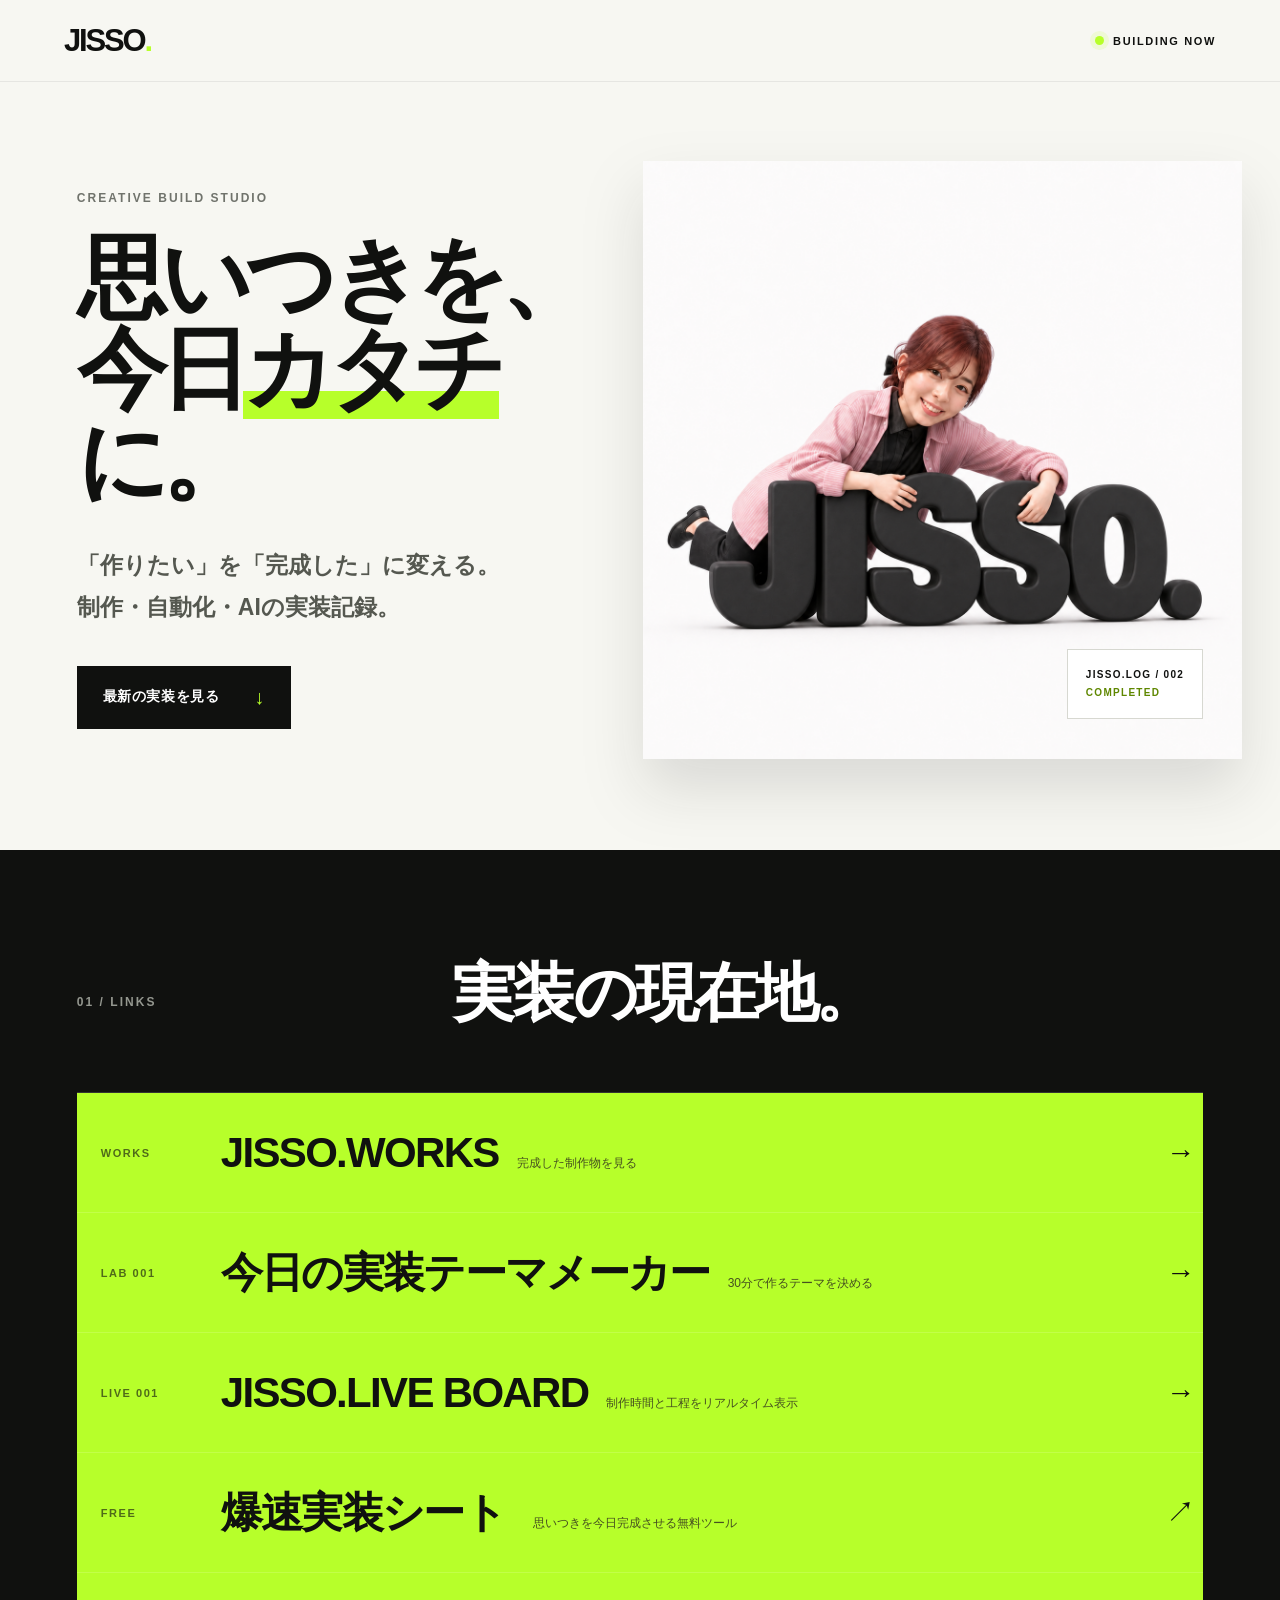
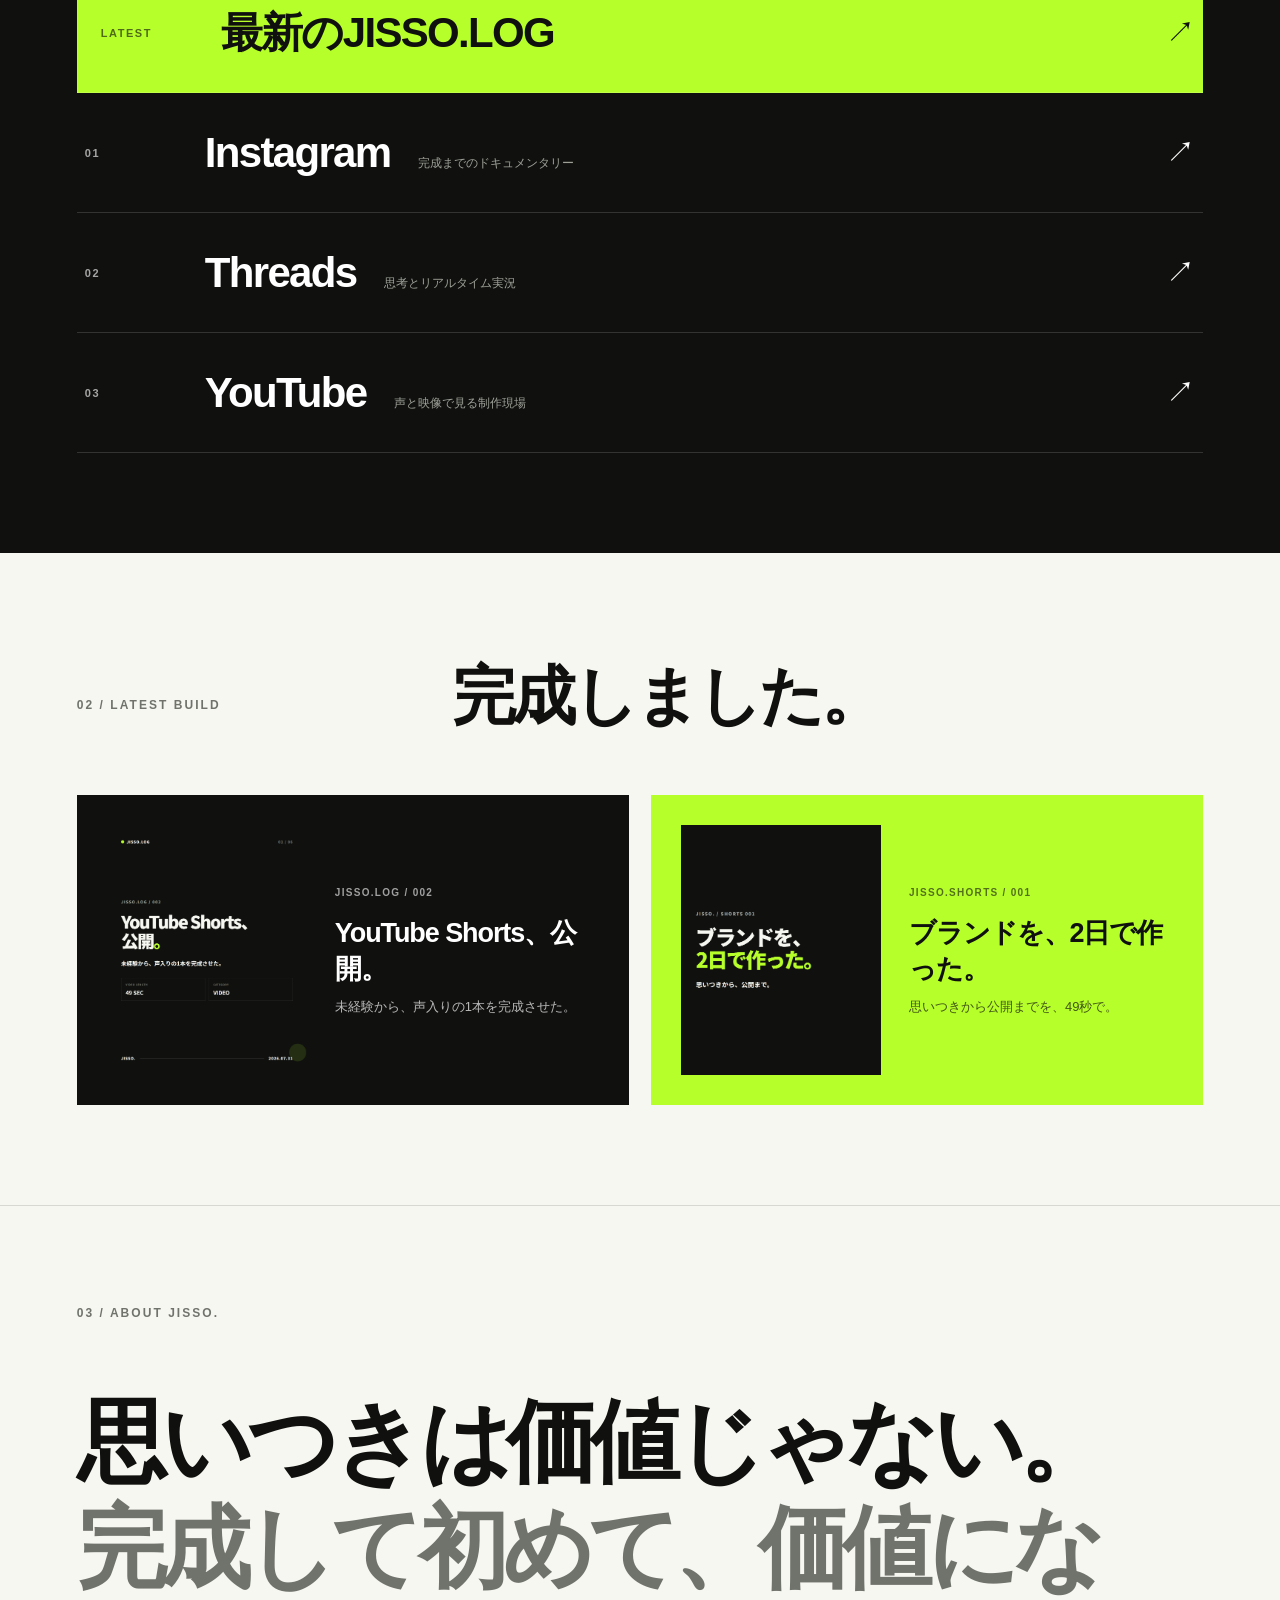
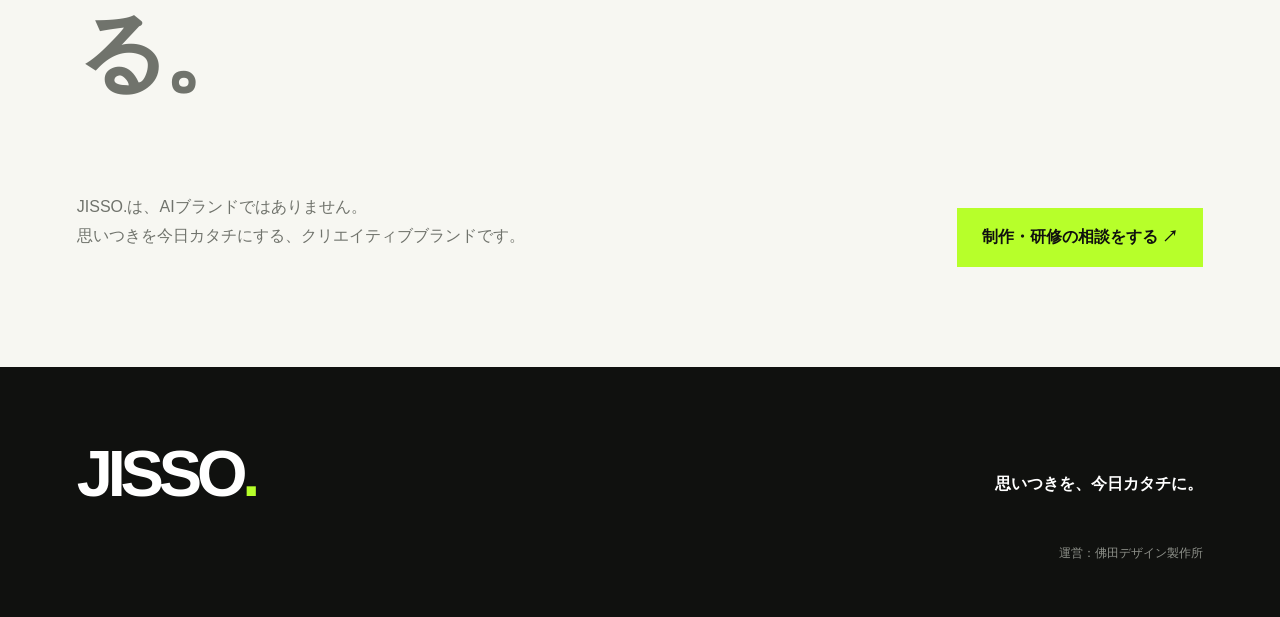
<file: index.html>
<!doctype html>
<html lang="ja">
<head>
  <meta charset="utf-8">
  <meta name="viewport" content="width=device-width,initial-scale=1,viewport-fit=cover">
  <meta name="theme-color" content="#10110f">
  <meta name="description" content="JISSO.｜思いつきを、今日カタチに。制作・自動化・AIの実装記録。">
  <title>JISSO.｜思いつきを、今日カタチに。</title>
  <link rel="icon" href="assets/jisso-icon.svg">
  <link rel="stylesheet" href="style.css">
  <link rel="stylesheet" href="mobile-fixes.css">
</head>
<body>
  <header class="nav">
    <a class="brand" href="#top" aria-label="JISSO. トップ">JISSO<span>.</span></a>
    <div class="status"><i></i>BUILDING NOW</div>
  </header>

  <main id="top">
    <section class="hero">
      <div class="hero-copy">
        <p class="eyebrow">CREATIVE BUILD STUDIO</p>
        <h1>思いつきを、<br>今日<span>カタチ</span>に。</h1>
        <p class="lead">「作りたい」を「完成した」に変える。<br>制作・自動化・AIの実装記録。</p>
        <a class="primary" href="#links">最新の実装を見る <b>↓</b></a>
      </div>
      <div class="hero-visual">
        <div class="lime-disc"></div>
        <img src="assets/jisso-creator.png" alt="JISSO.ロゴを抱える爆速実装クリエイター">
        <div class="build-tag">JISSO.LOG / 002<br><strong>COMPLETED</strong></div>
      </div>
    </section>

    <section class="links" id="links">
      <div class="section-head">
        <p>01 / LINKS</p>
        <h2>実装の現在地。</h2>
      </div>
      <div class="link-list">
        <a class="link-card featured" href="free/bakusoku-sheet/">
          <span class="index">FREE</span><span class="title">爆速実装シート <small>思いつきを今日完成させる無料ツール</small></span><span class="arrow">↗</span>
        </a>
        <a data-link="latestLog" class="link-card featured" href="#">
          <span class="index">LATEST</span><span class="title">最新のJISSO.LOG</span><span class="arrow">↗</span>
        </a>
        <a data-link="instagram" class="link-card" href="#">
          <span class="index">01</span><span class="title">Instagram <small>完成までのドキュメンタリー</small></span><span class="arrow">↗</span>
        </a>
        <a data-link="threads" class="link-card" href="#">
          <span class="index">02</span><span class="title">Threads <small>思考とリアルタイム実況</small></span><span class="arrow">↗</span>
        </a>
        <a data-link="youtube" class="link-card" href="#">
          <span class="index">03</span><span class="title">YouTube <small>声と映像で見る制作現場</small></span><span class="arrow">↗</span>
        </a>
      </div>
    </section>

    <section class="latest">
      <div class="section-head">
        <p>02 / LATEST BUILD</p>
        <h2>完成しました。</h2>
      </div>
      <div class="build-grid">
        <article class="build-card black">
          <img src="assets/latest-log.png" alt="JISSO.LOG 002 YouTube Shorts公開">
          <div><span>JISSO.LOG / 002</span><h3>YouTube Shorts、公開。</h3><p>未経験から、声入りの1本を完成させた。</p></div>
        </article>
        <article class="build-card lime">
          <img src="assets/shorts-cover.png" alt="ブランドを2日で作った Shorts">
          <div><span>JISSO.SHORTS / 001</span><h3>ブランドを、2日で作った。</h3><p>思いつきから公開までを、49秒で。</p></div>
        </article>
      </div>
    </section>

    <section class="about">
      <p class="eyebrow">03 / ABOUT JISSO.</p>
      <blockquote>思いつきは価値じゃない。<br><span>完成して初めて、価値になる。</span></blockquote>
      <div class="about-foot">
        <p>JISSO.は、AIブランドではありません。<br>思いつきを今日カタチにする、クリエイティブブランドです。</p>
        <a data-link="contact" href="#">制作・研修の相談をする ↗</a>
      </div>
    </section>
  </main>

  <footer>
    <div class="footer-logo">JISSO<span>.</span></div>
    <p>思いつきを、今日カタチに。</p>
    <a data-link="operator" href="#">運営：佛田デザイン製作所</a>
  </footer>
  <script src="config.js"></script>
  <script src="script.js"></script>
</body>
</html>
</file>
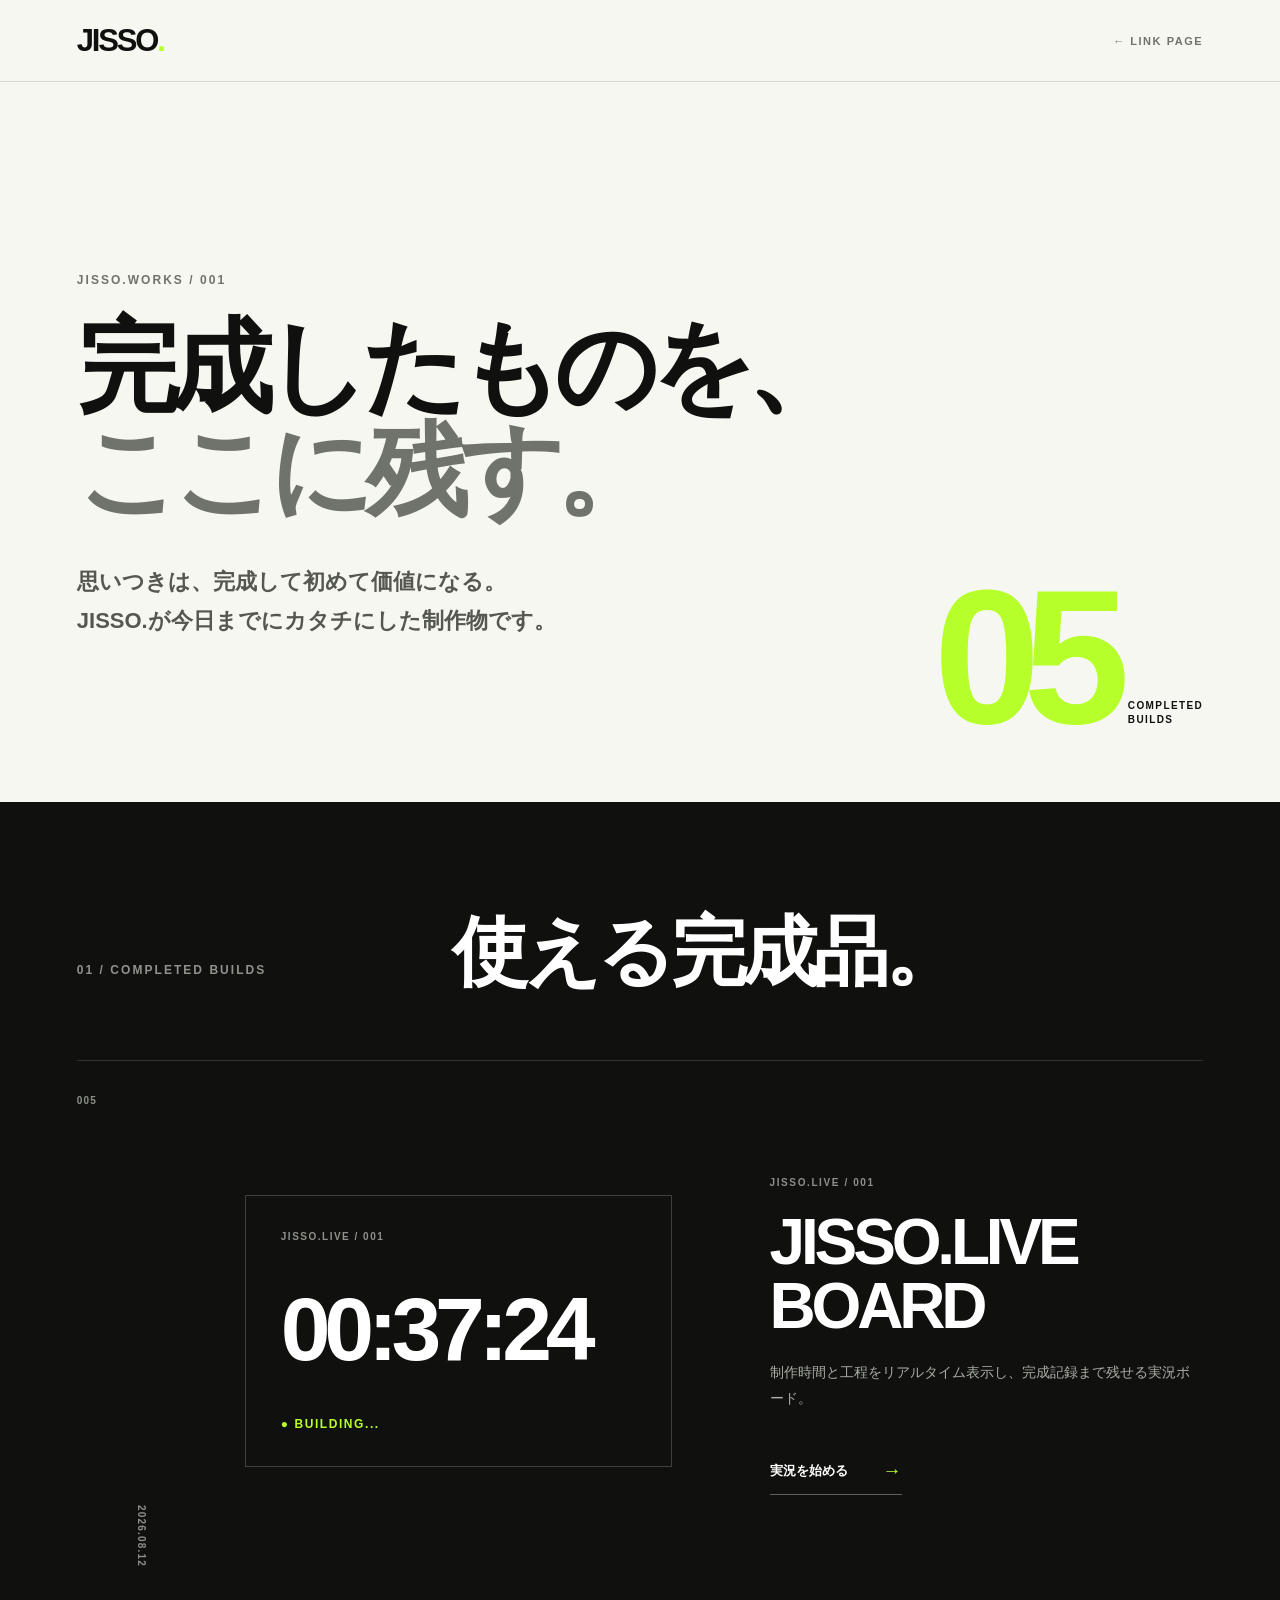
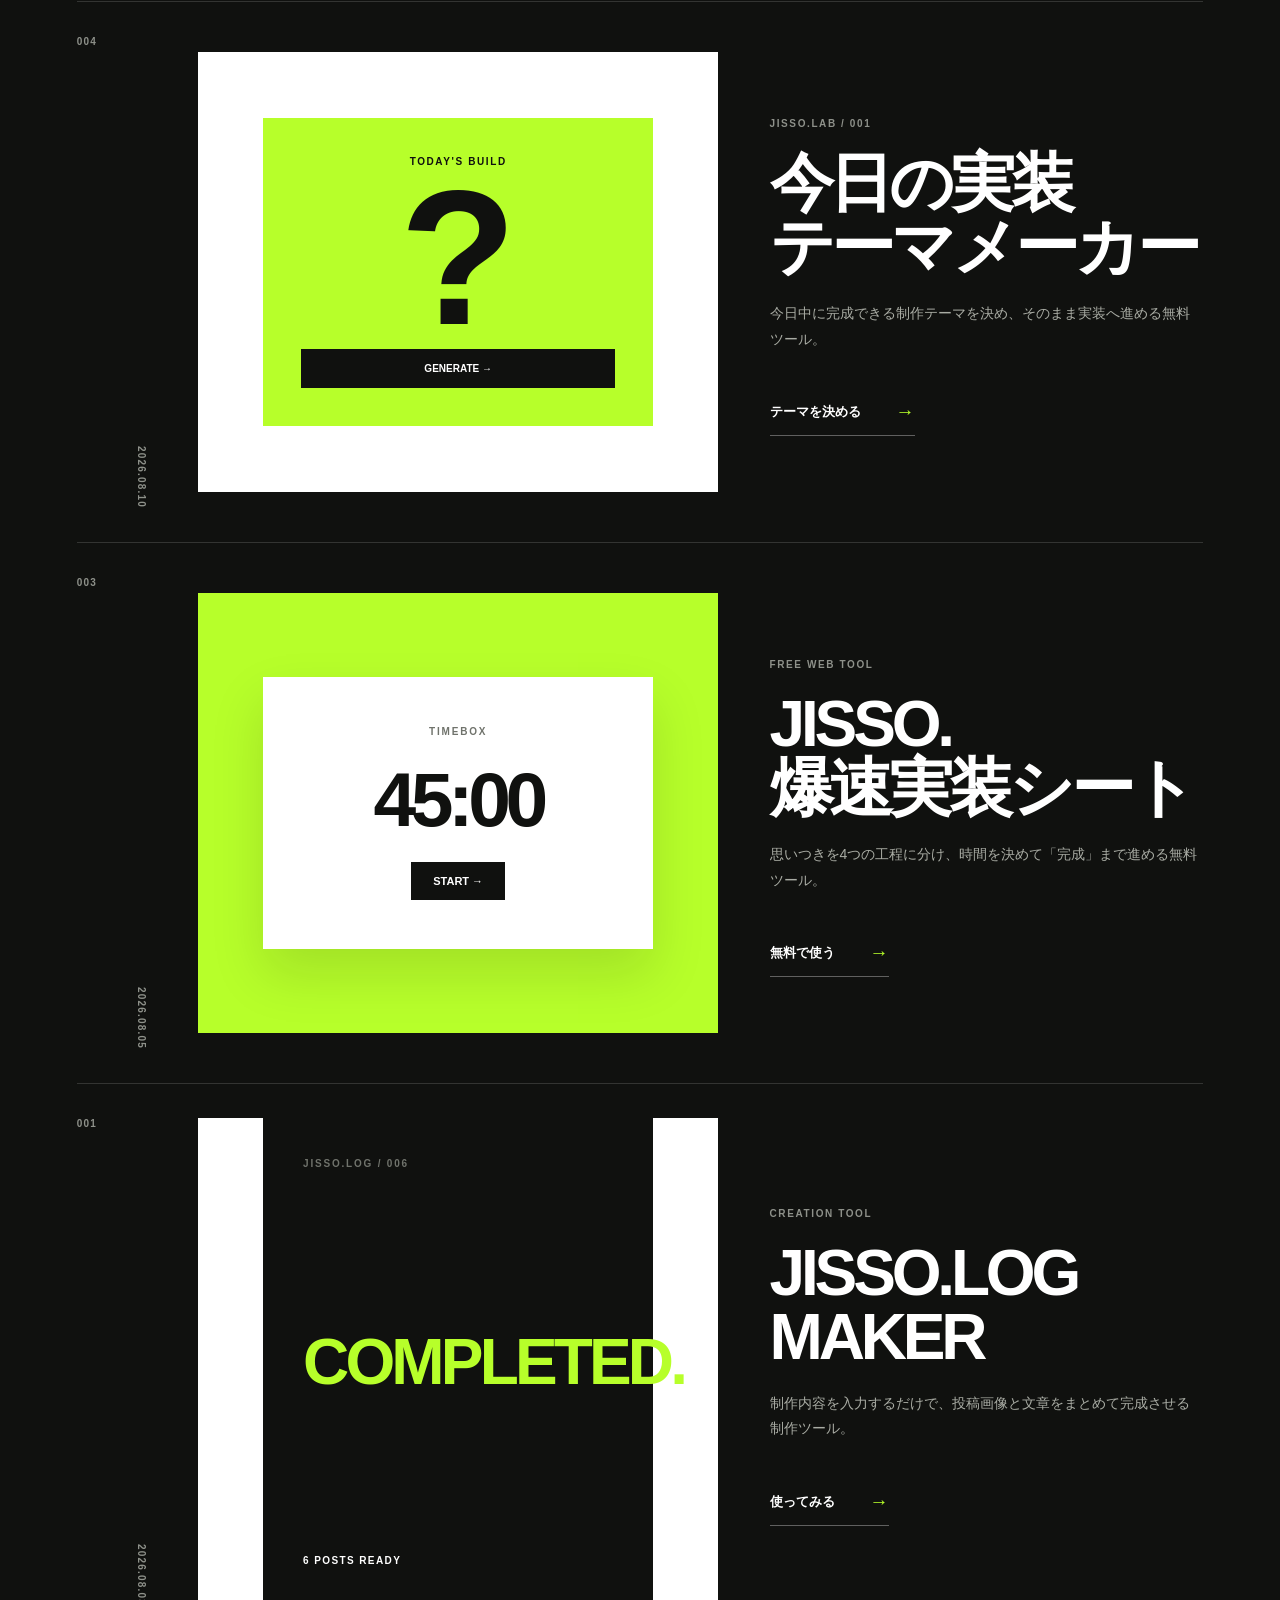
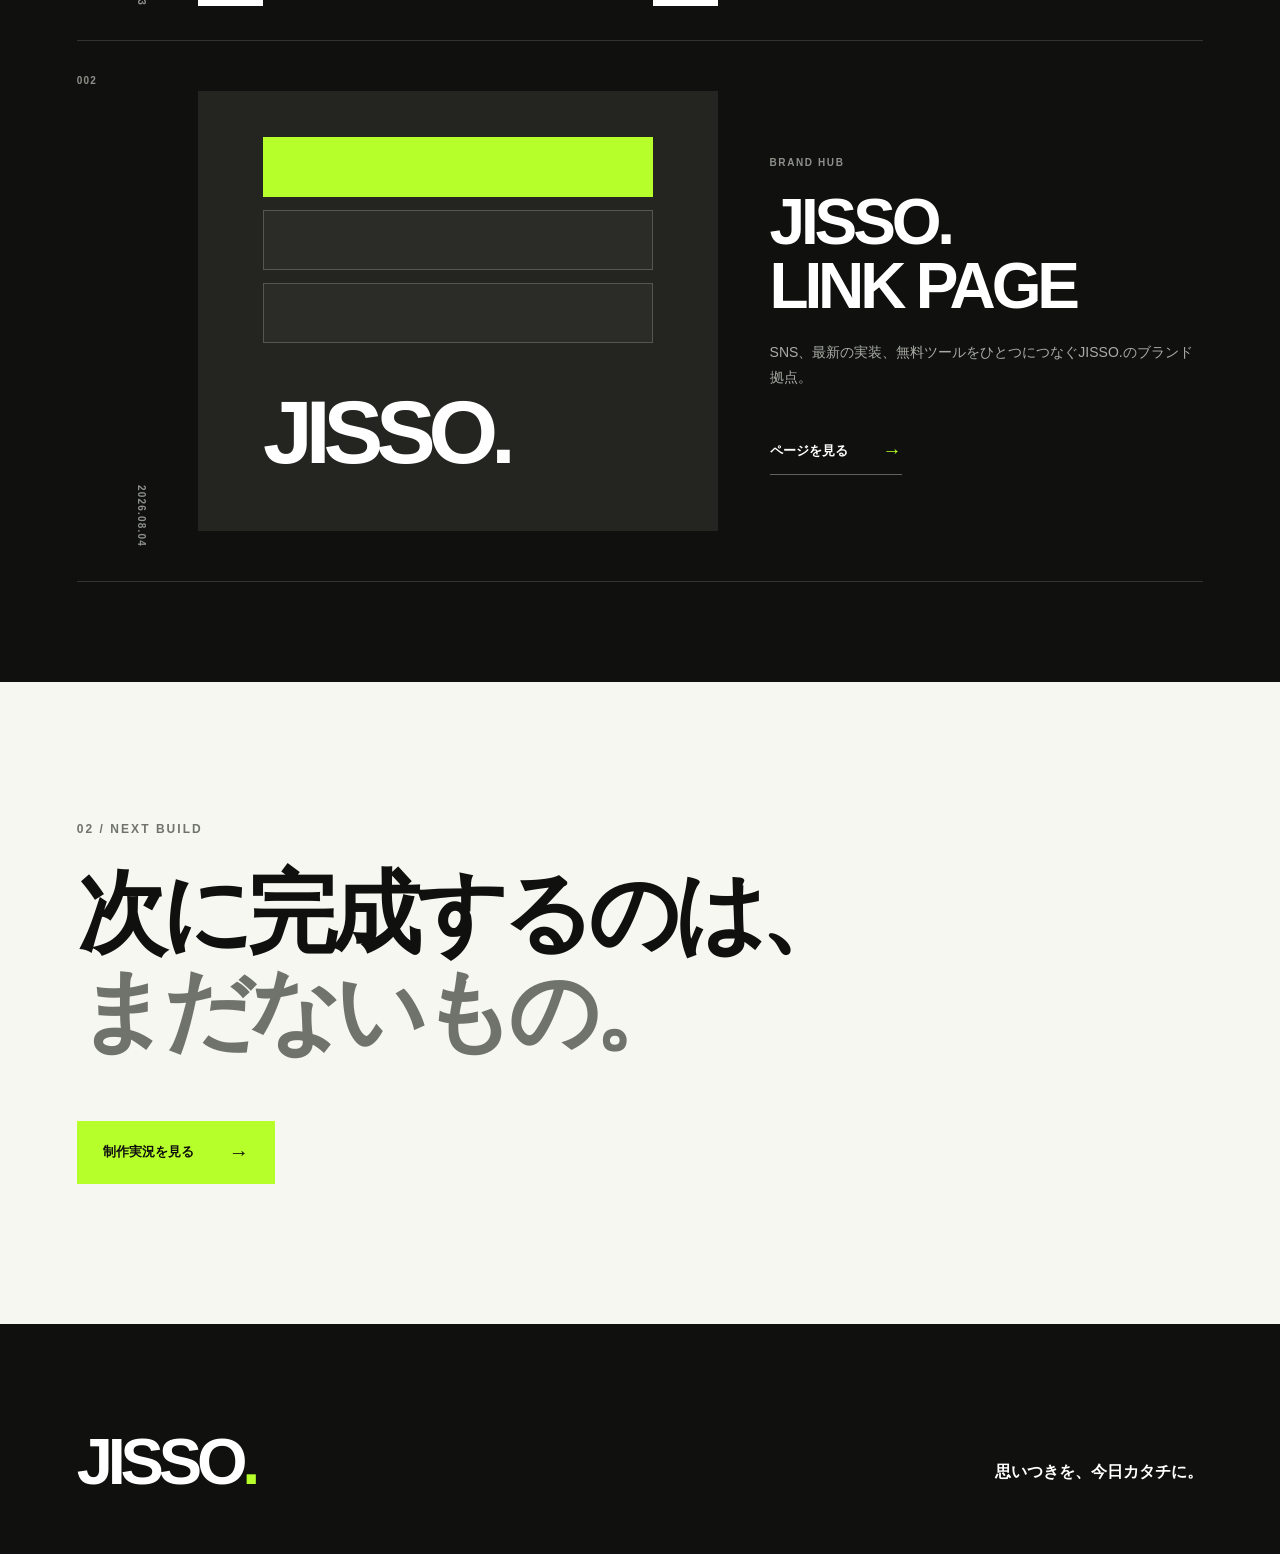
<file: works/index.html>
<!doctype html>
<html lang="ja">
<head>
  <meta charset="utf-8">
  <meta name="viewport" content="width=device-width,initial-scale=1,viewport-fit=cover">
  <meta name="theme-color" content="#10110f">
  <meta name="description" content="JISSO.が完成させたWebツールと制作物のギャラリー。">
  <title>JISSO.WORKS｜完成ギャラリー</title>
  <link rel="icon" href="../assets/jisso-icon.svg">
  <link rel="stylesheet" href="style.css">
  <link rel="stylesheet" href="lab-card.css">
  <link rel="stylesheet" href="live-card.css">
</head>
<body>
  <header class="nav">
    <a class="brand" href="../" aria-label="JISSO.トップへ">JISSO<span>.</span></a>
    <a class="back" href="../">← LINK PAGE</a>
  </header>

  <main>
    <section class="hero">
      <p class="eyebrow">JISSO.WORKS / 001</p>
      <h1>完成したものを、<br><span>ここに残す。</span></h1>
      <p class="lead">思いつきは、完成して初めて価値になる。<br>JISSO.が今日までにカタチにした制作物です。</p>
      <div class="count"><strong>05</strong><span>COMPLETED<br>BUILDS</span></div>
    </section>

    <section class="works" aria-labelledby="works-title">
      <div class="section-head">
        <p>01 / COMPLETED BUILDS</p>
        <h2 id="works-title">使える完成品。</h2>
      </div>

      <div class="work-list">
        <article class="work-card featured">
          <a class="card-link" href="../live/board/" aria-label="JISSO.LIVE BOARDを使う">
            <div class="meta"><span>005</span><time datetime="2026-08-12">2026.08.12</time></div>
            <div class="visual visual-live" aria-hidden="true">
              <div class="live-card"><small>JISSO.LIVE / 001</small><strong>00:37:24</strong><i>● BUILDING...</i></div>
            </div>
            <div class="copy">
              <p>JISSO.LIVE / 001</p>
              <h3>JISSO.LIVE<br>BOARD</h3>
              <p class="description">制作時間と工程をリアルタイム表示し、完成記録まで残せる実況ボード。</p>
              <span class="action">実況を始める <b>→</b></span>
            </div>
          </a>
        </article>

        <article class="work-card featured">
          <a class="card-link" href="../lab/idea-maker/" aria-label="今日の実装テーマメーカーを使う">
            <div class="meta"><span>004</span><time datetime="2026-08-10">2026.08.10</time></div>
            <div class="visual visual-idea" aria-hidden="true">
              <div class="idea-card"><small>TODAY'S BUILD</small><strong>?</strong><i>GENERATE →</i></div>
            </div>
            <div class="copy">
              <p>JISSO.LAB / 001</p>
              <h3>今日の実装<br>テーマメーカー</h3>
              <p class="description">今日中に完成できる制作テーマを決め、そのまま実装へ進める無料ツール。</p>
              <span class="action">テーマを決める <b>→</b></span>
            </div>
          </a>
        </article>

        <article class="work-card featured">
          <a class="card-link" href="../free/bakusoku-sheet/" aria-label="JISSO.爆速実装シートを使う">
            <div class="meta"><span>003</span><time datetime="2026-08-05">2026.08.05</time></div>
            <div class="visual visual-sheet" aria-hidden="true">
              <div class="mini-window"><small>TIMEBOX</small><strong>45:00</strong><i>START →</i></div>
            </div>
            <div class="copy">
              <p>FREE WEB TOOL</p>
              <h3>JISSO.<br>爆速実装シート</h3>
              <p class="description">思いつきを4つの工程に分け、時間を決めて「完成」まで進める無料ツール。</p>
              <span class="action">無料で使う <b>→</b></span>
            </div>
          </a>
        </article>

        <article class="work-card">
          <a class="card-link" href="../tools/jisso-log-maker/" aria-label="JISSO.LOG MAKERを使う">
            <div class="meta"><span>001</span><time datetime="2026-08-03">2026.08.03</time></div>
            <div class="visual visual-log" aria-hidden="true">
              <div class="log-card"><small>JISSO.LOG / 006</small><strong>COMPLETED.</strong><i>6 POSTS READY</i></div>
            </div>
            <div class="copy">
              <p>CREATION TOOL</p>
              <h3>JISSO.LOG<br>MAKER</h3>
              <p class="description">制作内容を入力するだけで、投稿画像と文章をまとめて完成させる制作ツール。</p>
              <span class="action">使ってみる <b>→</b></span>
            </div>
          </a>
        </article>

        <article class="work-card dark">
          <a class="card-link" href="../" aria-label="JISSO.リンクページを見る">
            <div class="meta"><span>002</span><time datetime="2026-08-04">2026.08.04</time></div>
            <div class="visual visual-link" aria-hidden="true">
              <div class="link-stack"><i></i><i></i><i></i><strong>JISSO.</strong></div>
            </div>
            <div class="copy">
              <p>BRAND HUB</p>
              <h3>JISSO.<br>LINK PAGE</h3>
              <p class="description">SNS、最新の実装、無料ツールをひとつにつなぐJISSO.のブランド拠点。</p>
              <span class="action">ページを見る <b>→</b></span>
            </div>
          </a>
        </article>
      </div>
    </section>

    <section class="next">
      <p>02 / NEXT BUILD</p>
      <h2>次に完成するのは、<br><span>まだないもの。</span></h2>
      <a href="https://www.threads.com/@jisso.jp" target="_blank" rel="noopener noreferrer">制作実況を見る <b>→</b></a>
    </section>
  </main>

  <footer><strong>JISSO<span>.</span></strong><p>思いつきを、今日カタチに。</p></footer>
</body>
</html>
</file>
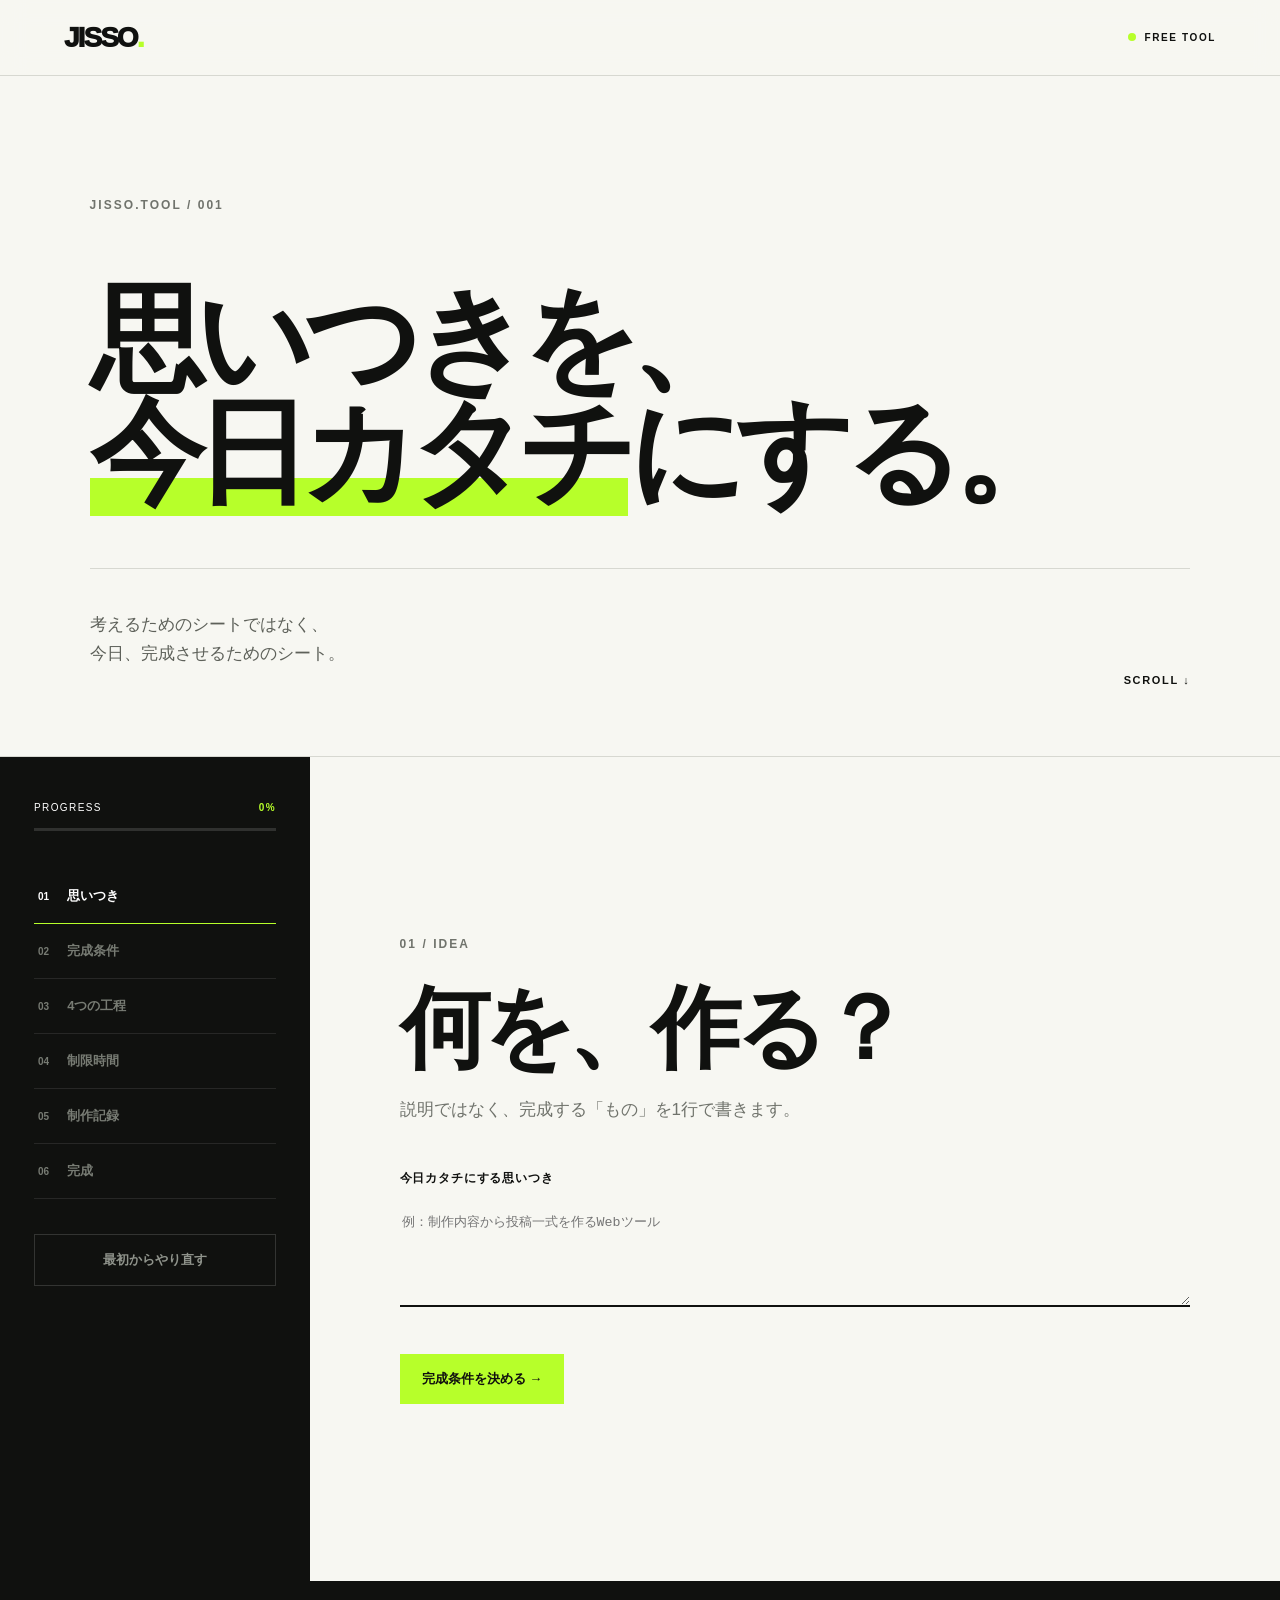
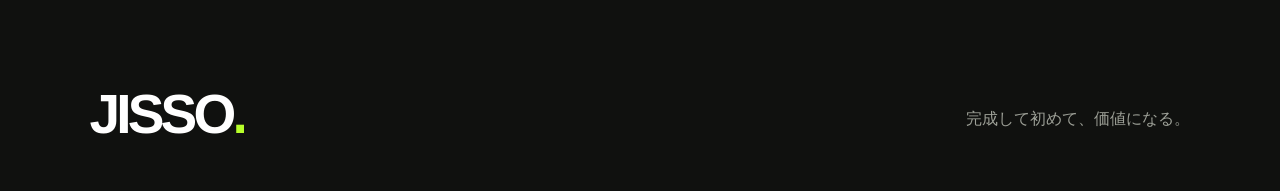
<file: free/bakusoku-sheet/index.html>
<!doctype html>
<html lang="ja">
<head>
  <meta charset="utf-8">
  <meta name="viewport" content="width=device-width,initial-scale=1">
  <meta name="theme-color" content="#10110f">
  <meta name="description" content="思いつきを今日カタチにする、JISSO.爆速実装シート。">
  <title>爆速実装シート｜JISSO.</title>
  <link rel="stylesheet" href="style.css">
  <style>.finish-now{display:block;width:100%;margin-top:18px;background:#10110f;color:#fff;padding:20px}.finish-now+.next{background:transparent;border-bottom:1px solid #10110f;padding-left:0;padding-right:0}#celebrate button{margin-top:18px;background:#10110f;color:#fff}</style>
</head>
<body>
  <header><a href="../../">JISSO<span>.</span></a><div><i></i>FREE TOOL</div></header>
  <main>
    <section class="intro">
      <p>JISSO.TOOL / 001</p>
      <h1>思いつきを、<br><span>今日カタチ</span>にする。</h1>
      <div class="intro-foot"><p>考えるためのシートではなく、<br>今日、完成させるためのシート。</p><b>SCROLL ↓</b></div>
    </section>

    <section class="workspace">
      <aside>
        <div class="progress-head"><span>PROGRESS</span><strong id="percent">0%</strong></div>
        <div class="bar"><i id="bar"></i></div>
        <ol id="nav">
          <li class="active" data-step="0"><b>01</b>思いつき</li>
          <li data-step="1"><b>02</b>完成条件</li>
          <li data-step="2"><b>03</b>4つの工程</li>
          <li data-step="3"><b>04</b>制限時間</li>
          <li data-step="4"><b>05</b>制作記録</li>
          <li data-step="5"><b>06</b>完成</li>
        </ol>
        <button id="reset" class="ghost">最初からやり直す</button>
      </aside>

      <div class="steps">
        <article class="step active" data-panel="0">
          <span class="number">01 / IDEA</span><h2>何を、作る？</h2>
          <p>説明ではなく、完成する「もの」を1行で書きます。</p>
          <label>今日カタチにする思いつき<textarea id="idea" placeholder="例：制作内容から投稿一式を作るWebツール"></textarea></label>
          <button class="next">完成条件を決める →</button>
        </article>
        <article class="step" data-panel="1">
          <span class="number">02 / DEFINITION OF DONE</span><h2>どこまでで、完成？</h2>
          <p>今日やらないことを決めると、完成が近づきます。</p>
          <label>完成の条件<textarea id="done" placeholder="例：入力・保存・出力がブラウザで動く"></textarea></label>
          <label>今日はやらないこと<input id="notDoing" placeholder="例：会員登録、決済機能"></label>
          <button class="next">工程に分ける →</button>
        </article>
        <article class="step" data-panel="2">
          <span class="number">03 / BUILD STEPS</span><h2>4工程に、分ける。</h2>
          <p>大きな作業を、今すぐ動ける4つにします。</p>
          <div class="four"><label><b>01</b><input id="task1" placeholder="最初にやること"></label><label><b>02</b><input id="task2" placeholder="次にやること"></label><label><b>03</b><input id="task3" placeholder="形にすること"></label><label><b>04</b><input id="task4" placeholder="公開・確認すること"></label></div>
          <button class="next">時間を決める →</button>
        </article>
        <article class="step" data-panel="3">
          <span class="number">04 / TIMEBOX</span><h2>時間を、区切る。</h2>
          <p>完成度ではなく、終了時刻を先に決めます。</p>
          <div class="time-select"><button data-min="25">25分</button><button data-min="45" class="selected">45分</button><button data-min="60">60分</button><button data-min="90">90分</button></div>
          <div class="timer"><strong id="timer">45:00</strong><span id="timerStatus">READY</span></div>
          <div class="timer-actions"><button id="start">START</button><button id="pause" class="ghost">PAUSE</button><button id="timerReset" class="ghost">RESET</button></div>
          <button id="finishNow" class="finish-now">時間を待たず、いまの状態で完成にする →</button>
          <button class="next">制作記録を残してから完成する →</button>
        </article>
        <article class="step" data-panel="4">
          <span class="number">05 / BUILD LOG</span><h2>止まった理由を、残す。</h2>
          <p>失敗も制作記録。次の実装を速くする材料になります。</p>
          <label>途中で起きたこと<textarea id="problem" placeholder="例：画像だけ表示されなかった"></textarea></label>
          <label>どう解決した？<textarea id="solution" placeholder="例：ファイル構成を確認して再アップロードした"></textarea></label>
          <button class="next">完成させる →</button>
        </article>
        <article class="step finish" data-panel="5">
          <span class="number">06 / COMPLETED</span><h2>完成しました。</h2>
          <p>今日作ったものを、完成形として記録します。</p>
          <label>完成したもの<textarea id="completed" placeholder="完成したものを一文で"></textarea></label>
          <label>次の実装<input id="nextBuild" placeholder="次に作るもの"></label>
          <div class="complete-actions"><button id="complete">完成にする</button><button id="copy" class="ghost">完成記録をコピー</button><button id="print" class="ghost">PDF保存／印刷</button></div>
          <div id="celebrate"><small>STATUS</small><strong>COMPLETED.</strong><p>思いつきを、今日カタチに。</p><button id="downloadCard">完成カードを画像保存 ↓</button></div>
        </article>
      </div>
    </section>
  </main>
  <footer><b>JISSO<span>.</span></b><p>完成して初めて、価値になる。</p></footer>
  <div id="toast"></div>
  <script src="app.js"></script>
</body>
</html>
</file>
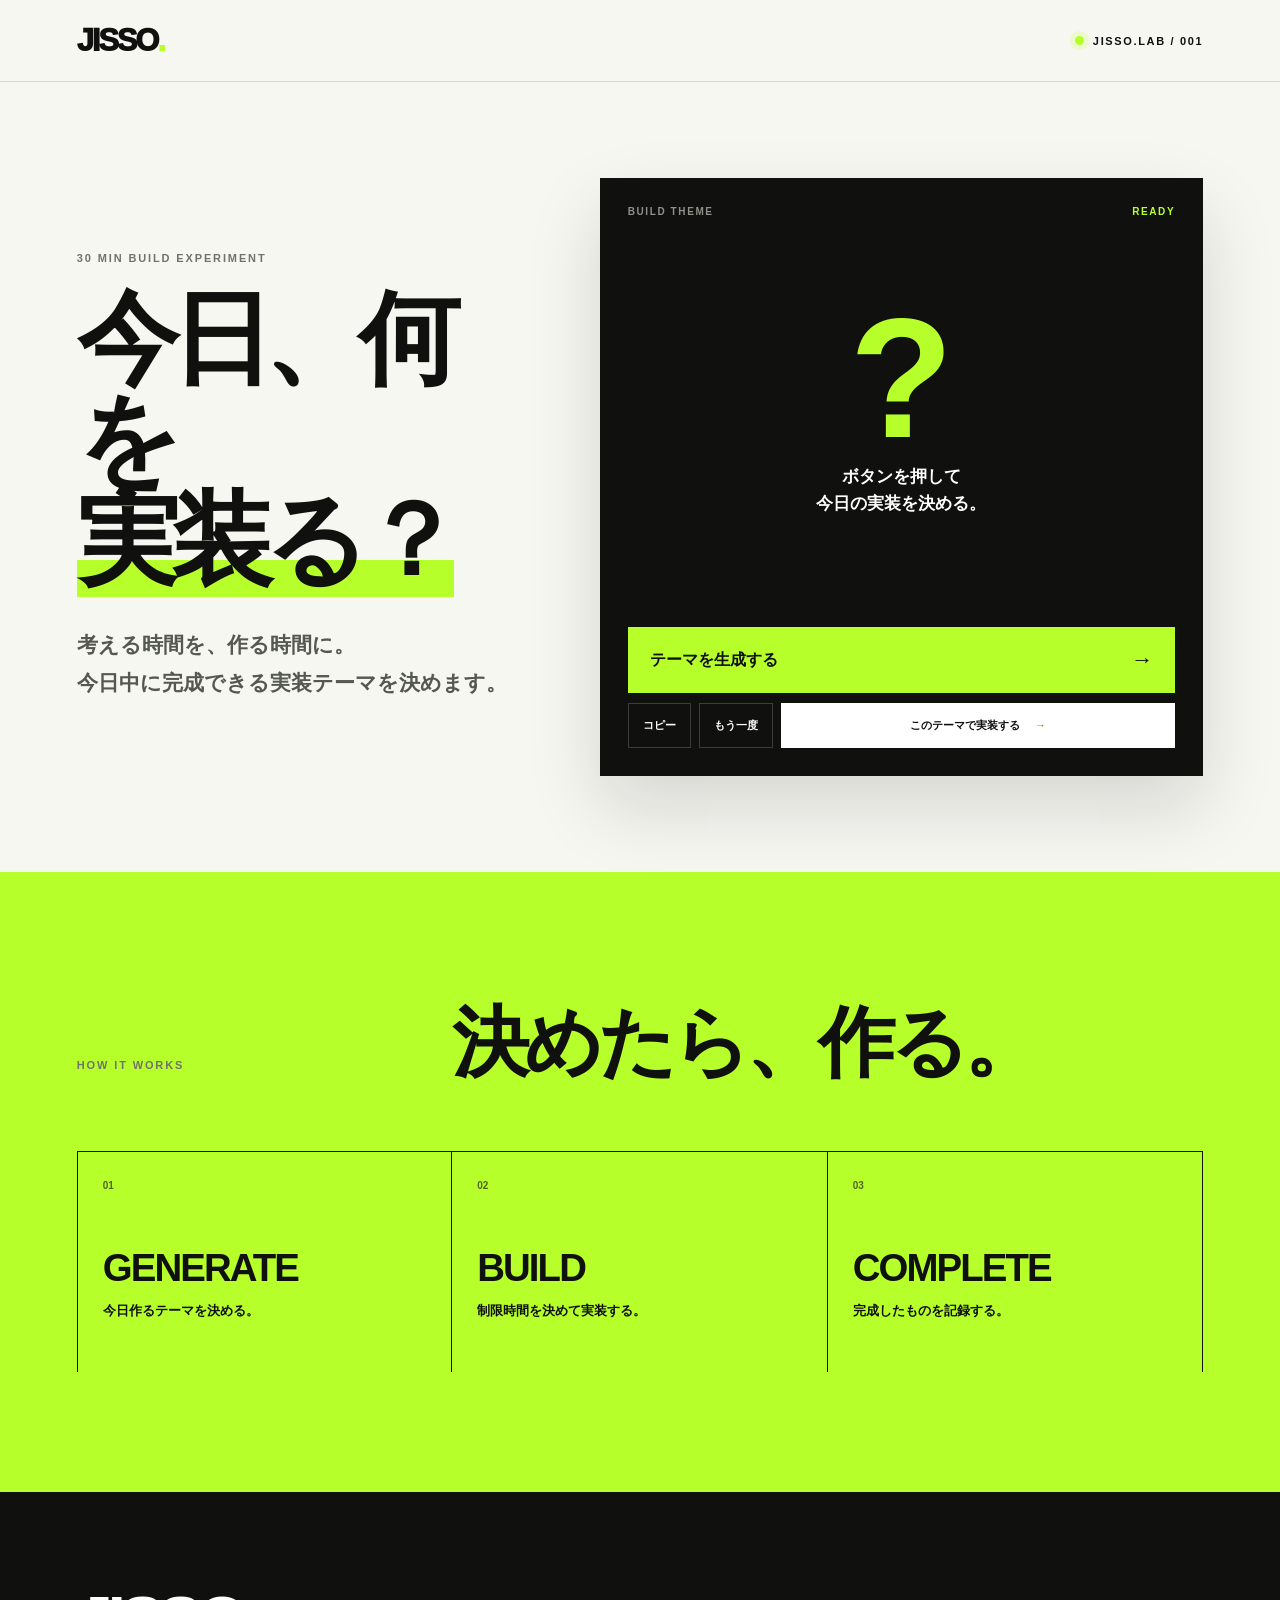
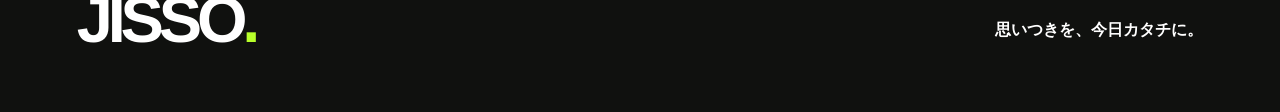
<file: lab/idea-maker/index.html>
<!doctype html>
<html lang="ja">
<head>
  <meta charset="utf-8">
  <meta name="viewport" content="width=device-width,initial-scale=1,viewport-fit=cover">
  <meta name="theme-color" content="#10110f">
  <meta name="description" content="今日完成させるWeb制作テーマを決めるJISSO.LABの無料ツール。">
  <title>今日の実装テーマメーカー｜JISSO.LAB</title>
  <link rel="icon" href="../../assets/jisso-icon.svg">
  <link rel="stylesheet" href="style.css">
</head>
<body>
  <header>
    <a class="brand" href="../../">JISSO<span>.</span></a>
    <div class="lab-status"><i></i>JISSO.LAB / 001</div>
  </header>

  <main>
    <section class="hero">
      <div class="hero-copy">
        <p class="eyebrow">30 MIN BUILD EXPERIMENT</p>
        <h1>今日、何を<br><span>実装る？</span></h1>
        <p class="lead">考える時間を、作る時間に。<br>今日中に完成できる実装テーマを決めます。</p>
      </div>

      <div class="machine" id="machine">
        <div class="machine-top"><span>BUILD THEME</span><span id="state">READY</span></div>
        <div class="result" id="result" aria-live="polite">
          <div class="empty" id="empty">
            <strong>?</strong>
            <p>ボタンを押して<br>今日の実装を決める。</p>
          </div>
          <div class="theme" id="theme" hidden>
            <p class="category" id="category">WEB TOOL</p>
            <h2 id="idea"></h2>
            <dl>
              <div><dt>FOR</dt><dd id="audience"></dd></div>
              <div><dt>DONE WHEN</dt><dd id="condition"></dd></div>
              <div><dt>TIMEBOX</dt><dd><b id="minutes"></b> MIN</dd></div>
            </dl>
          </div>
        </div>
        <button class="generate" id="generate"><span>テーマを生成する</span><b>→</b></button>
        <div class="actions" id="actions" hidden>
          <button id="copy">コピー</button>
          <button id="again">もう一度</button>
          <a id="build" href="#">このテーマで実装する <b>→</b></a>
        </div>
      </div>
    </section>

    <section class="how">
      <div class="section-title"><p>HOW IT WORKS</p><h2>決めたら、作る。</h2></div>
      <ol>
        <li><span>01</span><strong>GENERATE</strong><p>今日作るテーマを決める。</p></li>
        <li><span>02</span><strong>BUILD</strong><p>制限時間を決めて実装する。</p></li>
        <li><span>03</span><strong>COMPLETE</strong><p>完成したものを記録する。</p></li>
      </ol>
    </section>
  </main>

  <footer><strong>JISSO<span>.</span></strong><p>思いつきを、今日カタチに。</p></footer>
  <div class="toast" id="toast" role="status"></div>
  <script src="app.js"></script>
</body>
</html>
</file>
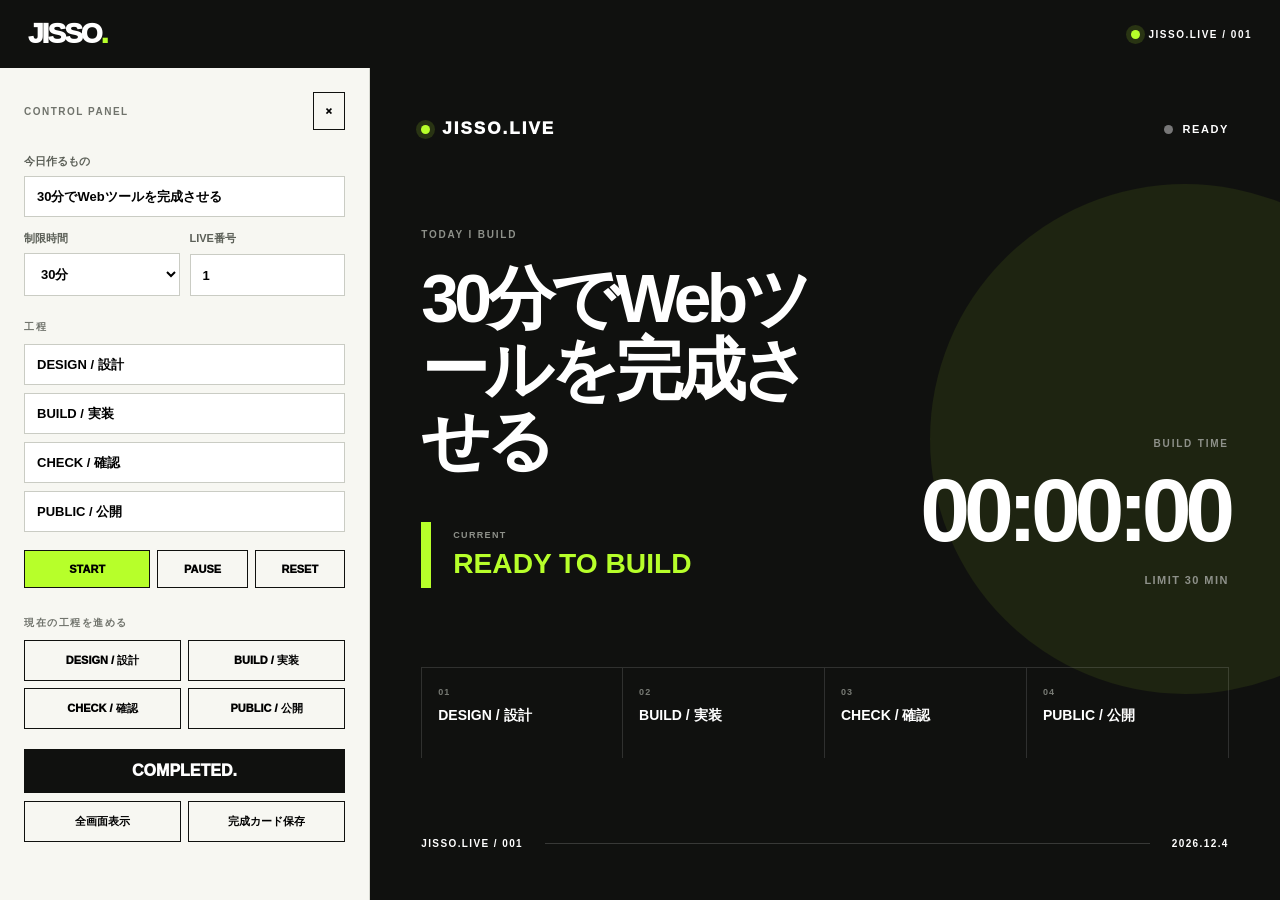
<file: live/board/index.html>
<!doctype html>
<html lang="ja">
<head>
  <meta charset="utf-8">
  <meta name="viewport" content="width=device-width,initial-scale=1,viewport-fit=cover">
  <meta name="theme-color" content="#10110f">
  <meta name="description" content="制作時間と工程をリアルタイムで見せるJISSO.LIVEの無料実況ボード。">
  <title>JISSO.LIVE BOARD｜制作実況ボード</title>
  <link rel="icon" href="../../assets/jisso-icon.svg">
  <link rel="stylesheet" href="style.css">
</head>
<body>
  <header>
    <a href="../../" class="brand">JISSO<span>.</span></a>
    <div class="live-mark"><i></i>JISSO.LIVE / 001</div>
  </header>

  <main>
    <aside class="controls" id="controls">
      <div class="control-head"><p>CONTROL PANEL</p><button id="collapse" aria-label="操作パネルを閉じる">×</button></div>
      <label>今日作るもの<input id="title" value="30分でWebツールを完成させる"></label>
      <div class="row">
        <label>制限時間<select id="limit"><option value="15">15分</option><option value="30" selected>30分</option><option value="45">45分</option><option value="60">60分</option><option value="90">90分</option></select></label>
        <label>LIVE番号<input id="number" type="number" min="1" value="1"></label>
      </div>
      <p class="control-label">工程</p>
      <div class="step-inputs">
        <input id="step1" value="DESIGN / 設計">
        <input id="step2" value="BUILD / 実装">
        <input id="step3" value="CHECK / 確認">
        <input id="step4" value="PUBLIC / 公開">
      </div>
      <div class="timer-buttons">
        <button id="start" class="primary">START</button>
        <button id="pause">PAUSE</button>
        <button id="reset">RESET</button>
      </div>
      <p class="control-label">現在の工程を進める</p>
      <div class="progress-buttons" id="progressButtons"></div>
      <button id="complete" class="complete">COMPLETED.</button>
      <div class="secondary-actions">
        <button id="fullscreen">全画面表示</button>
        <button id="download">完成カード保存</button>
      </div>
    </aside>

    <section class="board" id="board">
      <button class="open-controls" id="openControls">CONTROLS ＋</button>
      <div class="board-top">
        <div class="logo"><i></i>JISSO.LIVE</div>
        <div class="board-status"><span id="statusDot"></span><b id="status">READY</b></div>
      </div>
      <div class="board-body">
        <div class="build-copy">
          <p>TODAY I BUILD</p>
          <h1 id="displayTitle">30分でWebツールを完成させる</h1>
          <div class="current"><small>CURRENT</small><strong id="current">READY TO BUILD</strong></div>
        </div>
        <div class="clock-area">
          <p>BUILD TIME</p>
          <strong id="clock">00:00:00</strong>
          <span id="remaining">LIMIT 30 MIN</span>
        </div>
      </div>
      <div class="timeline" id="timeline"></div>
      <div class="board-foot">
        <span id="liveNumber">JISSO.LIVE / 001</span>
        <span class="line"></span>
        <span id="date"></span>
      </div>
      <div class="completed-overlay" id="completedOverlay">
        <small>STATUS</small>
        <strong>COMPLETED.</strong>
        <p id="completedTitle"></p>
        <button id="closeComplete">結果を見る</button>
      </div>
    </section>
  </main>
  <div class="toast" id="toast" role="status"></div>
  <script src="app.js"></script>
</body>
</html>
</file>
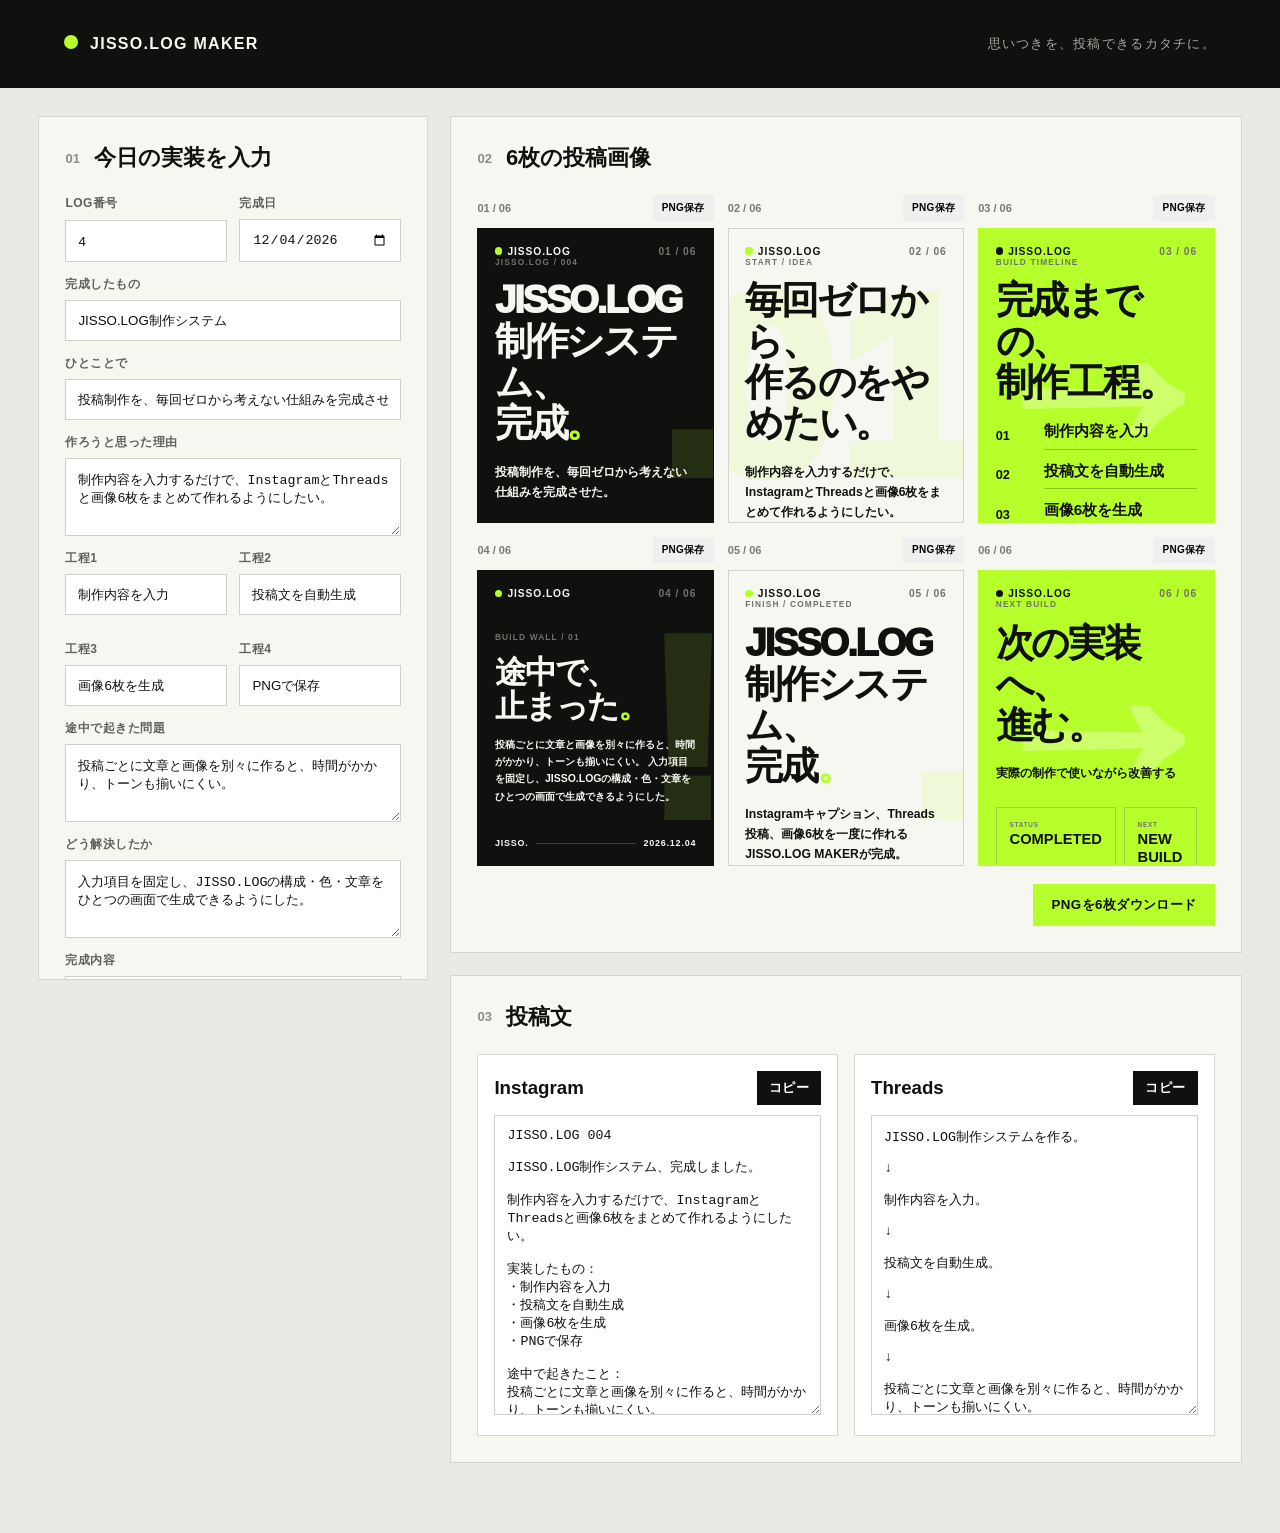
<file: tools/jisso-log-maker/index.html>
<!doctype html>
<html lang="ja">
<head>
  <meta charset="utf-8">
  <meta name="viewport" content="width=device-width,initial-scale=1">
  <title>JISSO.LOG MAKER</title>
  <link rel="stylesheet" href="style.css">
  <link rel="stylesheet" href="adaptive.css">
</head>
<body>
  <header class="app-header">
    <div><span class="brand-dot"></span><b>JISSO.LOG MAKER</b></div>
    <p>思いつきを、投稿できるカタチに。</p>
  </header>

  <main>
    <section class="panel editor">
      <div class="section-head"><span>01</span><h1>今日の実装を入力</h1></div>
      <div class="grid two">
        <label>LOG番号<input id="logNumber" type="number" min="1" value="4"></label>
        <label>完成日<input id="date" type="date"></label>
      </div>
      <label>完成したもの<input id="title" value="JISSO.LOG制作システム"></label>
      <label>ひとことで<input id="summary" value="投稿制作を、毎回ゼロから考えない仕組みを完成させた。"></label>
      <label>作ろうと思った理由<textarea id="reason">制作内容を入力するだけで、InstagramとThreadsと画像6枚をまとめて作れるようにしたい。</textarea></label>
      <div class="grid two">
        <label>工程1<input id="step1" value="制作内容を入力"></label>
        <label>工程2<input id="step2" value="投稿文を自動生成"></label>
        <label>工程3<input id="step3" value="画像6枚を生成"></label>
        <label>工程4<input id="step4" value="PNGで保存"></label>
      </div>
      <label>途中で起きた問題<textarea id="problem">投稿ごとに文章と画像を別々に作ると、時間がかかり、トーンも揃いにくい。</textarea></label>
      <label>どう解決したか<textarea id="solution">入力項目を固定し、JISSO.LOGの構成・色・文章をひとつの画面で生成できるようにした。</textarea></label>
      <label>完成内容<textarea id="result">Instagramキャプション、Threads投稿、画像6枚を一度に作れるJISSO.LOG MAKERが完成。</textarea></label>
      <label>次に実装すること<input id="next" value="実際の制作で使いながら改善する"></label>
      <div class="actions">
        <button id="generate" class="primary">内容を更新</button>
        <button id="sample" class="secondary">入力例に戻す</button>
      </div>
    </section>

    <section class="panel output">
      <div class="section-head"><span>02</span><h2>6枚の投稿画像</h2></div>
      <div id="slides" class="slides"></div>
      <div class="actions sticky-actions">
        <button id="downloadAll" class="primary">PNGを6枚ダウンロード</button>
      </div>
    </section>

    <section class="panel copy-panel">
      <div class="section-head"><span>03</span><h2>投稿文</h2></div>
      <div class="copy-grid">
        <article><div class="copy-head"><h3>Instagram</h3><button data-copy="instagram">コピー</button></div><textarea id="instagram" readonly></textarea></article>
        <article><div class="copy-head"><h3>Threads</h3><button data-copy="threads">コピー</button></div><textarea id="threads" readonly></textarea></article>
      </div>
    </section>
  </main>
  <div id="toast" role="status"></div>
  <script src="app.js"></script>
</body>
</html>
</file>
<file: style.css>
:root{--ink:#10110f;--lime:#b7ff2a;--paper:#f7f7f2;--gray:#70736c;--line:#d7d8d1}*{box-sizing:border-box}html{scroll-behavior:smooth}body{margin:0;background:var(--paper);color:var(--ink);font-family:Inter,"Noto Sans JP",Arial,sans-serif;-webkit-font-smoothing:antialiased}.nav{position:fixed;z-index:20;top:0;left:0;right:0;height:82px;padding:0 clamp(24px,5vw,72px);display:flex;align-items:center;justify-content:space-between;background:#f7f7f2e8;backdrop-filter:blur(14px);border-bottom:1px solid #10110f12}.brand{text-decoration:none;color:var(--ink);font-size:31px;font-weight:900;letter-spacing:-.07em}.brand span,.footer-logo span{color:var(--lime)}.status{font-size:11px;font-weight:800;letter-spacing:.15em;display:flex;align-items:center;gap:9px}.status i{width:9px;height:9px;background:var(--lime);border-radius:50%;box-shadow:0 0 0 5px #b7ff2a24;animation:pulse 2s infinite}@keyframes pulse{50%{box-shadow:0 0 0 9px #b7ff2a00}}main{max-width:1440px;margin:auto}.hero{min-height:850px;padding:145px clamp(24px,6vw,92px) 75px;display:grid;grid-template-columns:1.05fr .95fr;align-items:center;gap:30px}.eyebrow,.section-head>p{font-size:12px;font-weight:850;letter-spacing:.17em;color:var(--gray);margin:0 0 28px}.hero h1{font-size:clamp(58px,7vw,104px);line-height:1.02;letter-spacing:-.075em;margin:0}.hero h1 span{background:linear-gradient(transparent 72%,var(--lime) 0)}.lead{font-size:clamp(17px,2vw,23px);font-weight:600;line-height:1.8;color:#555850;margin:38px 0}.primary{display:inline-flex;align-items:center;gap:35px;background:var(--ink);color:#fff;text-decoration:none;padding:20px 26px;font-size:14px;font-weight:800;letter-spacing:.04em}.primary b{color:var(--lime);font-size:20px}.hero-visual{position:relative;min-height:590px;display:grid;place-items:center}.hero-visual img{position:relative;z-index:2;width:min(670px,115%);filter:drop-shadow(0 30px 30px #10110f20)}.lime-disc{position:absolute;width:440px;height:440px;border-radius:50%;background:var(--lime);right:0;top:45px}.build-tag{position:absolute;z-index:3;right:0;bottom:40px;background:#fff;border:1px solid var(--line);padding:16px 18px;font-size:10px;font-weight:800;letter-spacing:.13em;line-height:1.8}.build-tag strong{color:#5f8700}.links,.latest,.about{padding:100px clamp(24px,6vw,92px)}.links{background:var(--ink);color:#fff}.section-head{display:grid;grid-template-columns:1fr 2fr;align-items:end;margin-bottom:55px}.section-head h2{font-size:clamp(40px,5vw,68px);letter-spacing:-.06em;margin:0}.links .section-head p{color:#94978f}.link-list{border-top:1px solid #ffffff25}.link-card{min-height:120px;display:grid;grid-template-columns:120px 1fr auto;align-items:center;color:#fff;text-decoration:none;border-bottom:1px solid #ffffff25;padding:15px 8px;transition:.25s}.link-card:hover{padding-left:22px;background:#ffffff08}.link-card.featured{color:var(--ink);background:var(--lime);padding-left:24px}.link-card .index{font-size:11px;font-weight:800;letter-spacing:.14em;opacity:.62}.link-card .title{font-size:clamp(24px,4vw,42px);font-weight:800;letter-spacing:-.04em}.link-card small{font-size:12px;font-weight:500;color:#9da097;margin-left:18px;letter-spacing:0}.featured small{color:#465020}.arrow{font-size:29px}.link-card.disabled{opacity:.48;cursor:default}.link-card.disabled .arrow{font-size:11px}.build-grid{display:grid;grid-template-columns:1fr 1fr;gap:22px}.build-card{padding:30px;display:grid;grid-template-columns:200px 1fr;gap:28px;align-items:center}.build-card.black{background:var(--ink);color:#fff}.build-card.lime{background:var(--lime)}.build-card img{width:200px;aspect-ratio:4/5;object-fit:cover}.build-card span{font-size:10px;font-weight:800;letter-spacing:.13em;opacity:.6}.build-card h3{font-size:27px;letter-spacing:-.04em;margin:15px 0 9px}.build-card p{font-size:13px;line-height:1.65;opacity:.7;margin:0}.about{border-top:1px solid var(--line)}blockquote{font-size:clamp(42px,7vw,92px);font-weight:850;line-height:1.18;letter-spacing:-.065em;margin:70px 0}blockquote span{color:var(--gray)}.about-foot{display:grid;grid-template-columns:1fr 1fr;gap:50px;align-items:end}.about-foot p{color:var(--gray);line-height:1.8}.about-foot a{justify-self:end;background:var(--lime);color:var(--ink);text-decoration:none;font-weight:800;padding:19px 25px}footer{background:var(--ink);color:#fff;min-height:250px;padding:55px clamp(24px,6vw,92px);display:grid;grid-template-columns:1fr 1fr;align-items:end;gap:20px}.footer-logo{font-size:65px;font-weight:900;letter-spacing:-.08em}footer p{justify-self:end;font-weight:700}footer a{color:#8e918a;text-decoration:none;font-size:12px;grid-column:2;justify-self:end}@media(max-width:800px){.nav{height:68px}.hero{display:flex;flex-direction:column;padding-top:120px;overflow:hidden}.hero-copy{width:100%}.hero-visual{min-height:400px;width:100%}.hero-visual img{width:118%;max-width:none}.lime-disc{width:290px;height:290px;right:-25px}.build-tag{bottom:5px}.section-head{display:block}.section-head h2{margin-top:15px}.link-card{grid-template-columns:48px 1fr auto;min-height:100px}.link-card small{display:block;margin:6px 0 0}.build-grid{grid-template-columns:1fr}.build-card{grid-template-columns:115px 1fr;padding:20px}.build-card img{width:115px}.about-foot{grid-template-columns:1fr}.about-foot a{justify-self:start}.links,.latest,.about{padding-top:75px;padding-bottom:75px}footer{grid-template-columns:1fr}footer p,footer a{justify-self:start;grid-column:auto}}
</file>
<file: mobile-fixes.css>
html,body{overflow-x:hidden}
@media(max-width:800px){
  .status{display:none}
  .hero-visual img{width:112%}
  .build-tag{right:10px}
}
</file>
<file: works/style.css>
:root{--ink:#10110f;--lime:#b7ff2a;--paper:#f7f7f2;--gray:#70736c;--line:#d7d8d1}*{box-sizing:border-box}html{scroll-behavior:smooth}body{margin:0;background:var(--paper);color:var(--ink);font-family:Inter,"Noto Sans JP",Arial,sans-serif;-webkit-font-smoothing:antialiased}.nav{height:82px;padding:0 clamp(24px,6vw,92px);display:flex;align-items:center;justify-content:space-between;border-bottom:1px solid var(--line)}.brand{color:var(--ink);font-size:31px;font-weight:900;letter-spacing:-.07em;text-decoration:none}.brand span,footer span{color:var(--lime)}.back{color:var(--gray);font-size:11px;font-weight:850;letter-spacing:.14em;text-decoration:none}.hero{min-height:720px;padding:110px clamp(24px,6vw,92px) 80px;position:relative;display:flex;flex-direction:column;justify-content:center;overflow:hidden}.eyebrow,.section-head>p,.next>p{font-size:12px;font-weight:850;letter-spacing:.17em;color:var(--gray);margin:0 0 28px}.hero h1{font-size:clamp(58px,8vw,118px);line-height:1.02;letter-spacing:-.075em;margin:0}.hero h1 span{color:var(--gray)}.lead{font-size:clamp(16px,2vw,22px);font-weight:600;line-height:1.8;color:#555850;margin:38px 0 0}.count{position:absolute;right:clamp(24px,6vw,92px);bottom:75px;display:flex;align-items:flex-end;gap:15px}.count strong{font-size:clamp(90px,15vw,210px);line-height:.73;letter-spacing:-.09em;color:var(--lime)}.count span{font-size:10px;font-weight:900;line-height:1.4;letter-spacing:.14em}.works{background:var(--ink);color:#fff;padding:100px clamp(24px,6vw,92px)}.section-head{display:grid;grid-template-columns:1fr 2fr;align-items:end;margin-bottom:55px}.section-head>p{color:#90938b}.section-head h2{font-size:clamp(42px,6vw,76px);letter-spacing:-.06em;margin:0}.work-list{border-top:1px solid #ffffff25}.work-card{border-bottom:1px solid #ffffff25}.card-link{min-height:540px;padding:34px 0;display:grid;grid-template-columns:70px minmax(280px,1.2fr) minmax(320px,1fr);gap:clamp(25px,4vw,70px);align-items:center;color:#fff;text-decoration:none}.meta{height:100%;display:flex;flex-direction:column;justify-content:space-between;color:#8e918a;font-size:10px;font-weight:800;letter-spacing:.12em}.meta time{writing-mode:vertical-rl}.visual{min-height:440px;display:grid;place-items:center;overflow:hidden;transition:transform .3s ease}.card-link:hover .visual{transform:translateY(-7px)}.visual-sheet{background:var(--lime)}.mini-window{width:75%;height:62%;background:#fff;color:var(--ink);padding:40px;display:flex;flex-direction:column;align-items:center;justify-content:center;box-shadow:0 25px 50px #10110f20}.mini-window small,.log-card small{font-size:10px;font-weight:900;letter-spacing:.18em;color:var(--gray)}.mini-window strong{font-size:clamp(50px,6vw,88px);letter-spacing:-.07em;margin:18px 0}.mini-window i{font-style:normal;background:var(--ink);color:#fff;padding:13px 22px;font-size:11px;font-weight:900}.visual-log{background:#fff}.log-card{width:75%;aspect-ratio:4/5;background:var(--ink);padding:40px;display:flex;flex-direction:column;justify-content:space-between}.log-card strong{font-size:clamp(35px,5vw,67px);letter-spacing:-.06em;color:var(--lime)}.log-card i{font-style:normal;font-size:10px;font-weight:900;letter-spacing:.14em;color:#fff}.visual-link{background:#242521}.link-stack{width:75%;display:flex;flex-direction:column;gap:13px}.link-stack i{height:60px;border:1px solid #ffffff32;background:#ffffff08}.link-stack i:first-child{background:var(--lime);border:0}.link-stack strong{font-size:clamp(55px,7vw,100px);letter-spacing:-.08em;margin-top:25px}.copy>p:first-child{font-size:10px;font-weight:900;letter-spacing:.16em;color:#8e918a}.copy h3{font-size:clamp(40px,5vw,68px);line-height:1;letter-spacing:-.065em;margin:22px 0}.description{max-width:480px;color:#a9aca4;font-size:14px;line-height:1.8}.action{display:inline-flex;gap:35px;align-items:center;margin-top:35px;padding-bottom:12px;border-bottom:1px solid #ffffff55;font-size:13px;font-weight:900}.action b{color:var(--lime);font-size:19px}.next{padding:140px clamp(24px,6vw,92px)}.next h2{font-size:clamp(48px,7vw,98px);line-height:1.1;letter-spacing:-.065em;margin:0}.next h2 span{color:var(--gray)}.next a{display:inline-flex;align-items:center;gap:35px;margin-top:60px;background:var(--lime);color:var(--ink);padding:20px 26px;text-decoration:none;font-size:13px;font-weight:900}.next a b{font-size:20px}footer{min-height:230px;background:var(--ink);color:#fff;padding:55px clamp(24px,6vw,92px);display:flex;align-items:flex-end;justify-content:space-between}footer strong{font-size:65px;letter-spacing:-.08em}footer p{font-weight:800}@media(max-width:800px){.nav{height:68px}.hero{min-height:670px;padding-top:95px;justify-content:flex-start}.hero h1{font-size:56px}.lead br{display:none}.count{right:24px;bottom:65px}.count strong{font-size:110px}.section-head{display:block}.section-head h2{margin-top:15px}.works{padding-top:75px;padding-bottom:75px}.card-link{min-height:auto;grid-template-columns:35px 1fr;gap:16px 15px;padding:30px 0}.meta{grid-row:1 / span 2}.visual{min-height:320px}.copy{grid-column:2}.copy h3{font-size:43px}.description{font-size:13px}.next{padding-top:100px;padding-bottom:100px}.next h2{font-size:52px}footer{min-height:200px;display:block}footer p{margin-top:30px}}
</file>
<file: works/lab-card.css>
.visual-idea{background:#fff}
.idea-card{width:75%;height:70%;background:var(--lime);color:var(--ink);padding:38px;display:flex;flex-direction:column;align-items:center;justify-content:space-between}
.idea-card small{font-size:10px;font-weight:900;letter-spacing:.16em}
.idea-card strong{font-size:clamp(110px,15vw,210px);line-height:.75}
.idea-card i{width:100%;background:var(--ink);color:#fff;padding:14px;text-align:center;font-style:normal;font-size:10px;font-weight:900}
</file>
<file: works/live-card.css>
.visual-live{background:var(--ink)}
.live-card{width:82%;height:62%;border:1px solid #ffffff32;padding:35px;color:#fff;display:flex;flex-direction:column;justify-content:space-between}
.live-card small{font-size:10px;font-weight:900;letter-spacing:.15em;color:#8e918a}
.live-card strong{font-size:clamp(45px,7vw,90px);letter-spacing:-.07em;font-variant-numeric:tabular-nums}
.live-card i{font-style:normal;color:var(--lime);font-size:12px;font-weight:900;letter-spacing:.13em}
</file>
<file: free/bakusoku-sheet/style.css>
:root{--ink:#10110f;--lime:#b7ff2a;--paper:#f7f7f2;--gray:#70736c;--line:#d7d8d1}*{box-sizing:border-box}html{scroll-behavior:smooth}body{margin:0;background:var(--paper);color:var(--ink);font-family:Inter,"Noto Sans JP",Arial,sans-serif;-webkit-font-smoothing:antialiased}header{height:76px;padding:0 clamp(22px,5vw,72px);display:flex;align-items:center;justify-content:space-between;border-bottom:1px solid var(--line);position:sticky;top:0;background:#f7f7f2ed;backdrop-filter:blur(12px);z-index:10}header a{font-size:28px;font-weight:950;letter-spacing:-.07em;text-decoration:none;color:var(--ink)}header span,footer span{color:var(--lime)}header div{font-size:10px;letter-spacing:.16em;font-weight:900}header i{display:inline-block;width:8px;height:8px;background:var(--lime);border-radius:50%;margin-right:9px}.intro{min-height:680px;padding:110px clamp(24px,7vw,105px) 70px;display:flex;flex-direction:column;justify-content:space-between}.intro>p,.number{font-size:12px;letter-spacing:.17em;font-weight:900;color:var(--gray)}h1{font-size:clamp(58px,9vw,130px);line-height:.98;letter-spacing:-.08em;margin:30px 0}h1 span{background:linear-gradient(transparent 70%,var(--lime) 0)}.intro-foot{display:flex;align-items:end;justify-content:space-between;border-top:1px solid var(--line);padding-top:25px}.intro-foot p{font-size:17px;line-height:1.7;color:#5e615a}.intro-foot b{font-size:11px;letter-spacing:.15em}.workspace{display:grid;grid-template-columns:310px 1fr;min-height:780px;border-top:1px solid var(--line)}aside{background:var(--ink);color:white;padding:45px 34px;position:sticky;top:76px;height:calc(100vh - 76px)}.progress-head{display:flex;justify-content:space-between;font-size:10px;letter-spacing:.14em}.progress-head strong{color:var(--lime)}.bar{height:3px;background:#ffffff22;margin:15px 0 38px}.bar i{display:block;height:100%;width:0;background:var(--lime);transition:.3s}ol{list-style:none;padding:0;margin:0}ol li{display:flex;gap:18px;align-items:center;padding:18px 4px;border-bottom:1px solid #ffffff18;color:#777b73;font-size:13px;font-weight:800;cursor:pointer;transition:.2s}ol li b{font-size:10px}ol li.active,ol li.done{color:white}ol li.active{border-color:var(--lime)}ol li.done b{color:var(--lime)}button{border:0;padding:16px 22px;background:var(--lime);color:var(--ink);font-weight:900;cursor:pointer;font-size:13px}.ghost{background:transparent;border:1px solid var(--line)}aside .ghost{color:#8f938b;border-color:#ffffff25;margin-top:35px;width:100%}.steps{padding:60px clamp(24px,7vw,105px);display:flex;align-items:center}.step{display:none;width:min(850px,100%);animation:in .3s ease}.step.active{display:block}@keyframes in{from{opacity:0;transform:translateY(8px)}}h2{font-size:clamp(45px,7vw,92px);letter-spacing:-.075em;line-height:1.04;margin:30px 0 20px}.step>p{color:var(--gray);font-size:17px;line-height:1.8;margin-bottom:45px}label{display:grid;gap:10px;font-size:12px;letter-spacing:.07em;font-weight:900;margin:0 0 25px}input,textarea{width:100%;border:0;border-bottom:2px solid var(--ink);background:transparent;padding:16px 2px;font:700 20px/1.6 inherit;border-radius:0}textarea{min-height:110px;resize:vertical}input:focus,textarea:focus{outline:0;border-color:#7caf00}.next{margin-top:22px}.four{display:grid;grid-template-columns:1fr 1fr;gap:14px}.four label{border:1px solid var(--line);padding:18px;margin:0}.four label b{color:#7caf00}.four input{font-size:16px}.time-select{display:flex;gap:10px;flex-wrap:wrap}.time-select button{background:white;border:1px solid var(--line)}.time-select button.selected{background:var(--lime);border-color:var(--lime)}.timer{display:flex;align-items:end;gap:18px;margin:50px 0 25px}.timer strong{font-size:clamp(70px,10vw,145px);letter-spacing:-.08em;line-height:.8}.timer span{font-size:11px;font-weight:900;color:#7caf00;letter-spacing:.13em}.timer-actions,.complete-actions{display:flex;gap:10px;flex-wrap:wrap}.timer-actions .ghost,.complete-actions .ghost{border-color:var(--line)}#celebrate{display:none;margin-top:45px;padding:35px;background:var(--lime)}#celebrate.show{display:block}#celebrate small{font-weight:900;letter-spacing:.14em}#celebrate strong{display:block;font-size:clamp(48px,8vw,95px);letter-spacing:-.07em;margin:8px 0}footer{min-height:210px;background:var(--ink);color:white;padding:45px clamp(24px,7vw,105px);display:flex;align-items:end;justify-content:space-between}footer b{font-size:55px;letter-spacing:-.07em}footer p{color:#9da097}#toast{position:fixed;right:25px;bottom:25px;background:var(--ink);color:white;padding:14px 18px;opacity:0;transform:translateY(10px);transition:.2s;pointer-events:none;z-index:20}#toast.show{opacity:1;transform:none}@media(max-width:800px){.intro{min-height:580px}.workspace{display:block}aside{position:relative;top:0;height:auto;padding:24px}aside ol{display:grid;grid-template-columns:repeat(3,1fr)}ol li{padding:12px 3px;font-size:10px;gap:6px}.steps{min-height:720px;padding-top:50px}.four{grid-template-columns:1fr}.timer strong{font-size:23vw}footer{display:block}footer p{margin-top:35px}}@media print{header,.intro,aside,footer,.next,.timer-actions,.complete-actions,#toast{display:none!important}.workspace{display:block;border:0}.steps{padding:30px}.step{display:block!important;page-break-inside:avoid;margin-bottom:35px}.step:not(.finish){border-bottom:1px solid var(--line);padding-bottom:25px}h2{font-size:36px}.step>p{margin-bottom:18px}input,textarea{font-size:15px;min-height:0}.finish #celebrate{display:block}}
</file>
<file: lab/idea-maker/style.css>
:root{--ink:#10110f;--lime:#b7ff2a;--paper:#f7f7f2;--gray:#70736c;--line:#d7d8d1}*{box-sizing:border-box}html{scroll-behavior:smooth}body{margin:0;background:var(--paper);color:var(--ink);font-family:Inter,"Noto Sans JP",Arial,sans-serif;-webkit-font-smoothing:antialiased}button,a{font:inherit}header{height:82px;padding:0 clamp(24px,6vw,92px);display:flex;align-items:center;justify-content:space-between;border-bottom:1px solid var(--line)}.brand{color:var(--ink);font-size:31px;font-weight:950;letter-spacing:-.07em;text-decoration:none}.brand span,footer span{color:var(--lime)}.lab-status{font-size:11px;font-weight:850;letter-spacing:.15em;display:flex;align-items:center;gap:9px}.lab-status i{width:9px;height:9px;border-radius:50%;background:var(--lime);box-shadow:0 0 0 5px #b7ff2a30}.hero{min-height:790px;padding:80px clamp(24px,6vw,92px);display:grid;grid-template-columns:.85fr 1.15fr;gap:clamp(35px,6vw,100px);align-items:center}.eyebrow,.section-title>p{font-size:11px;font-weight:900;letter-spacing:.17em;color:var(--gray);margin:0 0 25px}.hero h1{font-size:clamp(65px,8vw,115px);line-height:.98;letter-spacing:-.08em;margin:0}.hero h1 span{background:linear-gradient(transparent 68%,var(--lime) 0)}.lead{font-size:clamp(16px,1.7vw,21px);font-weight:650;line-height:1.8;color:#555850;margin:36px 0 0}.machine{background:var(--ink);color:#fff;padding:28px;box-shadow:0 32px 70px #10110f24}.machine-top{display:flex;justify-content:space-between;font-size:10px;font-weight:900;letter-spacing:.16em;color:#8e918a}.machine-top span:last-child{color:var(--lime)}.result{min-height:410px;display:grid;align-items:center;padding:35px 10px}.empty{text-align:center}.empty strong{display:block;color:var(--lime);font-size:170px;line-height:.8}.empty p{font-size:17px;font-weight:800;line-height:1.6}.category{font-size:10px;font-weight:900;letter-spacing:.18em;color:var(--lime);margin:0 0 20px}.theme h2{font-size:clamp(35px,4.5vw,65px);line-height:1.1;letter-spacing:-.065em;margin:0 0 38px}.theme dl{display:grid;gap:1px;margin:0;background:#ffffff18}.theme dl div{display:grid;grid-template-columns:120px 1fr;background:var(--ink);padding:15px 0}.theme dt{font-size:9px;font-weight:900;letter-spacing:.13em;color:#8e918a}.theme dd{margin:0;font-size:14px;font-weight:750;line-height:1.5}.theme dd b{color:var(--lime);font-size:25px}.generate{width:100%;border:0;background:var(--lime);color:var(--ink);padding:20px 22px;display:flex;justify-content:space-between;align-items:center;font-weight:950;cursor:pointer}.generate b{font-size:22px}.generate:active{transform:translateY(1px)}.actions{display:grid;grid-template-columns:auto auto 1fr;gap:8px;margin-top:10px}.actions button,.actions a{border:1px solid #ffffff30;background:transparent;color:#fff;padding:14px;text-align:center;text-decoration:none;font-size:11px;font-weight:900;cursor:pointer}.actions a{background:#fff;color:var(--ink);border-color:#fff}.actions a b{color:#679500;margin-left:12px}.is-generating .result{animation:flash .16s linear infinite alternate}.is-generating #state{color:#fff}@keyframes flash{to{opacity:.58}}.how{padding:120px clamp(24px,6vw,92px);background:var(--lime)}.section-title{display:grid;grid-template-columns:1fr 2fr;align-items:end;margin-bottom:55px}.section-title h2{font-size:clamp(45px,6vw,78px);letter-spacing:-.065em;margin:0}.how ol{list-style:none;padding:0;margin:0;display:grid;grid-template-columns:repeat(3,1fr);border-top:1px solid #10110f}.how li{min-height:220px;padding:28px 25px;border-right:1px solid #10110f}.how li:first-child{border-left:1px solid #10110f}.how li span{display:block;font-size:10px;font-weight:900;color:#53651f}.how li strong{display:block;font-size:clamp(25px,3vw,43px);letter-spacing:-.05em;margin:55px 0 12px}.how li p{font-size:13px;font-weight:700;margin:0}footer{min-height:220px;background:var(--ink);color:#fff;padding:55px clamp(24px,6vw,92px);display:flex;align-items:flex-end;justify-content:space-between}footer strong{font-size:65px;letter-spacing:-.08em}footer p{font-weight:800}.toast{position:fixed;right:25px;bottom:25px;background:var(--lime);color:var(--ink);padding:14px 18px;font-size:12px;font-weight:900;opacity:0;transform:translateY(10px);transition:.2s;pointer-events:none}.toast.show{opacity:1;transform:none}@media(max-width:800px){header{height:68px}.lab-status{font-size:9px}.hero{display:block;padding-top:70px}.hero h1{font-size:62px}.lead{margin-bottom:45px}.machine{padding:20px}.result{min-height:390px;padding:28px 4px}.theme h2{font-size:39px}.theme dl div{grid-template-columns:95px 1fr}.actions{grid-template-columns:1fr 1fr}.actions a{grid-column:1/-1}.section-title{display:block}.section-title h2{margin-top:15px}.how ol{grid-template-columns:1fr}.how li,.how li:first-child{min-height:150px;border-left:1px solid #10110f;border-bottom:1px solid #10110f}.how li strong{margin-top:30px}footer{display:block}footer p{margin-top:28px}}
</file>
<file: live/board/style.css>
:root{--ink:#10110f;--lime:#b7ff2a;--paper:#f7f7f2;--gray:#70736c;--line:#d7d8d1}*{box-sizing:border-box}html,body{margin:0;min-height:100%;background:#e9eae4;color:var(--ink);font-family:Inter,"Noto Sans JP",Arial,sans-serif;-webkit-font-smoothing:antialiased}button,input,select{font:inherit}header{height:68px;background:var(--ink);color:#fff;padding:0 28px;display:flex;align-items:center;justify-content:space-between}.brand{color:#fff;text-decoration:none;font-size:28px;font-weight:950;letter-spacing:-.07em}.brand span{color:var(--lime)}.live-mark{font-size:10px;font-weight:900;letter-spacing:.15em;display:flex;gap:9px;align-items:center}.live-mark i,.logo i{width:9px;height:9px;background:var(--lime);border-radius:50%;box-shadow:0 0 0 5px #b7ff2a25;animation:pulse 1.6s infinite}@keyframes pulse{50%{box-shadow:0 0 0 9px #b7ff2a00}}main{min-height:calc(100vh - 68px);display:grid;grid-template-columns:370px 1fr}.controls{background:var(--paper);border-right:1px solid var(--line);padding:24px;overflow:auto;max-height:calc(100vh - 68px)}.control-head{display:flex;justify-content:space-between;align-items:center;margin-bottom:24px}.control-head p,.control-label{font-size:10px;font-weight:900;letter-spacing:.15em;color:var(--gray)}.control-head button{border:0;background:none;font-size:22px;cursor:pointer}label{display:grid;gap:7px;margin-bottom:14px;font-size:11px;font-weight:900;color:#5c6058}input,select{width:100%;border:1px solid #caccc4;background:#fff;padding:12px;font-size:13px;font-weight:700;border-radius:0}input:focus,select:focus{outline:2px solid var(--lime);border-color:var(--ink)}.row{display:grid;grid-template-columns:1fr 1fr;gap:10px}.step-inputs{display:grid;gap:8px}.timer-buttons{display:grid;grid-template-columns:1.4fr 1fr 1fr;gap:7px;margin:18px 0 28px}.controls button{border:1px solid var(--ink);background:transparent;padding:12px;font-size:11px;font-weight:950;cursor:pointer}.controls button.primary{background:var(--lime)}.progress-buttons{display:grid;grid-template-columns:1fr 1fr;gap:7px}.progress-buttons button.done{background:var(--ink);color:#fff}.complete{width:100%;margin-top:20px;background:var(--ink)!important;color:#fff;font-size:16px!important}.secondary-actions{display:grid;grid-template-columns:1fr 1fr;gap:7px;margin-top:8px}.board{background:var(--ink);color:#fff;min-width:0;min-height:calc(100vh - 68px);padding:clamp(30px,4vw,68px);display:flex;flex-direction:column;justify-content:space-between;position:relative;overflow:hidden}.board:after{content:"";position:absolute;right:-160px;top:14%;width:510px;height:510px;border-radius:50%;background:var(--lime);opacity:.08}.open-controls{display:none;position:absolute;left:20px;top:20px;border:1px solid #ffffff40;background:var(--ink);color:#fff;padding:10px 13px;font-size:9px;font-weight:900;letter-spacing:.12em;z-index:5}.board-top,.board-foot{display:flex;justify-content:space-between;align-items:center;position:relative;z-index:2}.logo{display:flex;align-items:center;gap:12px;font-size:17px;font-weight:950;letter-spacing:.12em}.board-status{display:flex;align-items:center;gap:10px;font-size:11px;letter-spacing:.14em}.board-status span{width:9px;height:9px;border-radius:50%;background:#777}.board-status span.active{background:var(--lime);box-shadow:0 0 0 5px #b7ff2a20}.board-body{display:grid;grid-template-columns:1.15fr .85fr;gap:45px;align-items:end;position:relative;z-index:2}.build-copy>p,.clock-area>p{color:#8e918a;font-size:10px;font-weight:900;letter-spacing:.18em}.build-copy h1{font-size:clamp(44px,5.3vw,88px);line-height:1.05;letter-spacing:-.07em;margin:23px 0 45px;max-width:850px}.current{border-left:10px solid var(--lime);padding:8px 0 8px 22px}.current small{display:block;color:#8e918a;font-size:9px;font-weight:900;letter-spacing:.15em}.current strong{display:block;color:var(--lime);font-size:clamp(20px,2.2vw,35px);margin-top:8px}.clock-area{text-align:right}.clock-area strong{display:block;font-size:clamp(55px,7vw,118px);letter-spacing:-.07em;font-variant-numeric:tabular-nums}.clock-area span{display:inline-block;margin-top:12px;color:#8e918a;font-size:11px;font-weight:900;letter-spacing:.13em}.timeline{display:grid;grid-template-columns:repeat(4,1fr);border-top:1px solid #ffffff22;position:relative;z-index:2}.timeline article{padding:19px 16px 0;border-right:1px solid #ffffff22;min-height:90px}.timeline article:first-child{border-left:1px solid #ffffff22}.timeline small{display:block;color:#777a74;font-size:9px;font-weight:900;letter-spacing:.12em}.timeline strong{display:block;margin-top:10px;font-size:14px}.timeline time{display:block;color:var(--lime);font-size:11px;font-weight:900;margin-top:7px}.timeline article.done{background:#b7ff2a0c}.board-foot{font-size:10px;font-weight:900;letter-spacing:.14em}.board-foot .line{height:1px;background:#ffffff2b;flex:1;margin:0 22px}.completed-overlay{position:absolute;inset:0;background:var(--lime);color:var(--ink);z-index:10;padding:clamp(45px,7vw,110px);display:flex;flex-direction:column;justify-content:center;transform:translateY(100%);transition:.55s cubic-bezier(.2,.8,.2,1)}.completed-overlay.show{transform:none}.completed-overlay small{font-size:13px;font-weight:900;letter-spacing:.17em}.completed-overlay strong{font-size:clamp(70px,12vw,180px);letter-spacing:-.08em;line-height:.9;margin:30px 0}.completed-overlay p{font-size:clamp(22px,3vw,45px);font-weight:900;margin:0}.completed-overlay button{align-self:flex-start;margin-top:45px;border:2px solid var(--ink);background:transparent;padding:13px 18px;font-size:11px;font-weight:900;cursor:pointer}.toast{position:fixed;right:25px;bottom:25px;background:var(--lime);color:var(--ink);padding:14px 18px;font-size:11px;font-weight:900;opacity:0;transform:translateY(10px);transition:.2s;z-index:20}.toast.show{opacity:1;transform:none}body.controls-hidden main{grid-template-columns:1fr}body.controls-hidden .controls{display:none}body.controls-hidden .open-controls{display:block}body.controls-hidden .board{min-height:calc(100vh - 68px)}body.fullscreen header{display:none}body.fullscreen .board{min-height:100vh}@media(max-width:900px){main{display:block}.controls{max-height:none;border-right:0}.board{min-height:760px}.board-body{grid-template-columns:1fr}.clock-area{text-align:left}.timeline{grid-template-columns:1fr 1fr}.timeline article{border-bottom:1px solid #ffffff22}.build-copy h1{font-size:51px}.clock-area strong{font-size:72px}.open-controls{display:block}body:not(.controls-hidden) .open-controls{display:none}}@media(max-width:520px){header{padding:0 18px}.board{padding:65px 22px 25px}.build-copy h1{font-size:43px}.clock-area strong{font-size:58px}.timeline strong{font-size:11px}.secondary-actions{grid-template-columns:1fr}.completed-overlay{padding:35px}.completed-overlay strong{font-size:70px}}
</file>
<file: tools/jisso-log-maker/style.css>
:root{--black:#10110f;--lime:#b7ff2a;--white:#f7f7f2;--gray:#70736c;--line:#d7d8d1}*{box-sizing:border-box}body{margin:0;background:#e9eae4;color:var(--black);font-family:Inter,"Noto Sans JP",Arial,sans-serif}.app-header{height:88px;padding:0 5vw;background:var(--black);color:var(--white);display:flex;align-items:center;justify-content:space-between;letter-spacing:.08em}.app-header p{color:#a4a79f;font-size:13px}.brand-dot{display:inline-block;width:14px;height:14px;border-radius:50%;background:var(--lime);margin-right:12px}main{width:min(1500px,94vw);margin:28px auto 70px;display:grid;grid-template-columns:390px 1fr;gap:22px;align-items:start}.panel{background:var(--white);border:1px solid #d3d5ce;padding:26px}.editor{grid-row:span 2;position:sticky;top:18px;max-height:calc(100vh - 36px);overflow:auto}.copy-panel{grid-column:2}.section-head{display:flex;align-items:center;gap:14px;margin-bottom:22px}.section-head span{font-weight:900;color:#8a8d86;font-size:13px}.section-head h1,.section-head h2{font-size:22px;margin:0}.grid{display:grid;gap:12px}.grid.two{grid-template-columns:1fr 1fr}label{display:grid;gap:7px;margin-bottom:14px;font-size:12px;font-weight:800;letter-spacing:.04em;color:#5e625a}input,textarea{width:100%;border:1px solid #cfd1ca;background:white;padding:12px;color:var(--black);font:600 14px/1.55 inherit;border-radius:0}textarea{min-height:78px;resize:vertical}input:focus,textarea:focus{outline:2px solid var(--lime);border-color:var(--black)}button{border:0;padding:12px 18px;font-weight:900;cursor:pointer;letter-spacing:.03em}.primary{background:var(--lime);color:var(--black)}.secondary{background:#e5e6e0;color:var(--black)}.actions{display:flex;gap:10px;margin-top:8px}.slides{display:grid;grid-template-columns:repeat(3,minmax(0,1fr));gap:14px}.slide-wrap{display:grid;gap:7px}.slide-meta{display:flex;justify-content:space-between;align-items:center;color:#777b73;font-size:11px;font-weight:800}.slide-meta button{padding:6px 9px;font-size:10px}.slide{aspect-ratio:4/5;padding:7%;display:flex;flex-direction:column;justify-content:space-between;position:relative;overflow:hidden;background:var(--white);border:1px solid #d2d4cd}.slide.black{background:var(--black);color:var(--white);border-color:var(--black)}.slide.lime{background:var(--lime);color:var(--black);border-color:var(--lime)}.slide-top,.slide-foot{display:flex;align-items:center;justify-content:space-between;font-size:1.4vw;font-weight:900;letter-spacing:.09em;z-index:2}.slide-top{font-size:clamp(8px,.8vw,13px)}.slide-foot{font-size:clamp(7px,.7vw,11px)}.mini-dot{width:.72em;height:.72em;background:var(--lime);border-radius:50%;display:inline-block;margin-right:.5em}.lime .mini-dot{background:var(--black)}.page{color:var(--gray)}.slide-content{z-index:2}.label{color:var(--gray);font-size:clamp(7px,.65vw,11px);font-weight:900;letter-spacing:.14em;margin-bottom:1.5em}.slide h3{font-size:clamp(21px,3vw,48px);line-height:1.07;letter-spacing:-.06em;margin:0;font-weight:950}.slide p{font-size:clamp(8px,.95vw,15px);line-height:1.65;font-weight:700;margin:1.5em 0 0}.accent{color:var(--lime)}.lime .accent{color:var(--black)}.timeline{display:grid;gap:.7em;margin-top:1.2em}.event{display:grid;grid-template-columns:2.5em 1fr;gap:.5em;align-items:center}.event b{font-size:clamp(9px,1vw,16px)}.event span{border-bottom:1px solid rgba(0,0,0,.22);padding-bottom:.4em;font-weight:900;font-size:clamp(9px,1.2vw,18px)}.cards{display:grid;grid-template-columns:1fr 1fr;gap:.5em;margin-top:1.5em}.card{border:1px solid rgba(120,123,116,.35);padding:.8em}.card small{display:block;color:var(--gray);font-weight:900;font-size:clamp(6px,.5vw,9px);letter-spacing:.12em;margin-bottom:.4em}.card b{font-size:clamp(9px,1.15vw,18px)}.giant{position:absolute;right:-.05em;bottom:.12em;font-size:clamp(100px,20vw,300px);font-weight:950;color:var(--lime);opacity:.12;line-height:.8}.lime .giant{color:white;opacity:.3}.rule{height:1px;background:currentColor;opacity:.2;flex:1;margin:0 .8em}.sticky-actions{justify-content:flex-end;margin-top:18px}.copy-grid{display:grid;grid-template-columns:1fr 1fr;gap:16px}.copy-grid article{border:1px solid var(--line);padding:16px;background:white}.copy-head{display:flex;justify-content:space-between;align-items:center;margin-bottom:10px}.copy-head h3{margin:0}.copy-head button{background:var(--black);color:white;padding:8px 12px}.copy-grid textarea{height:300px}#toast{position:fixed;right:25px;bottom:25px;background:var(--black);color:white;padding:14px 18px;opacity:0;transform:translateY(10px);transition:.2s;pointer-events:none}#toast.show{opacity:1;transform:none}@media(max-width:950px){main{grid-template-columns:1fr}.editor{position:static;max-height:none}.copy-panel{grid-column:auto}.slides{grid-template-columns:repeat(2,1fr)}.slide-top{font-size:1.5vw}.slide h3{font-size:5vw}.slide p{font-size:1.8vw}}@media(max-width:580px){.app-header p{display:none}main{width:100%;margin:0}.panel{border-width:0 0 1px;padding:20px}.grid.two,.copy-grid{grid-template-columns:1fr}.slides{grid-template-columns:1fr}.slide h3{font-size:11vw}.slide p{font-size:4vw}.slide-top{font-size:3vw}.slide-foot{font-size:2.7vw}}
</file>
<file: tools/jisso-log-maker/adaptive.css>
.slide.dense-1 h3{font-size:clamp(18px,2.5vw,40px)}
.slide.dense-1 p{font-size:clamp(7px,.82vw,13px);margin-top:1.2em}
.slide.dense-2 h3{font-size:clamp(16px,2.15vw,34px)}
.slide.dense-2 p{font-size:clamp(7px,.72vw,11.5px);line-height:1.55;margin-top:1em}
@media(max-width:950px){
  .slide.dense-1 h3{font-size:4.2vw}.slide.dense-1 p{font-size:1.55vw}
  .slide.dense-2 h3{font-size:3.7vw}.slide.dense-2 p{font-size:1.35vw}
}
@media(max-width:580px){
  .slide.dense-1 h3{font-size:9.2vw}.slide.dense-1 p{font-size:3.4vw}
  .slide.dense-2 h3{font-size:8vw}.slide.dense-2 p{font-size:3vw}
}
</file>
